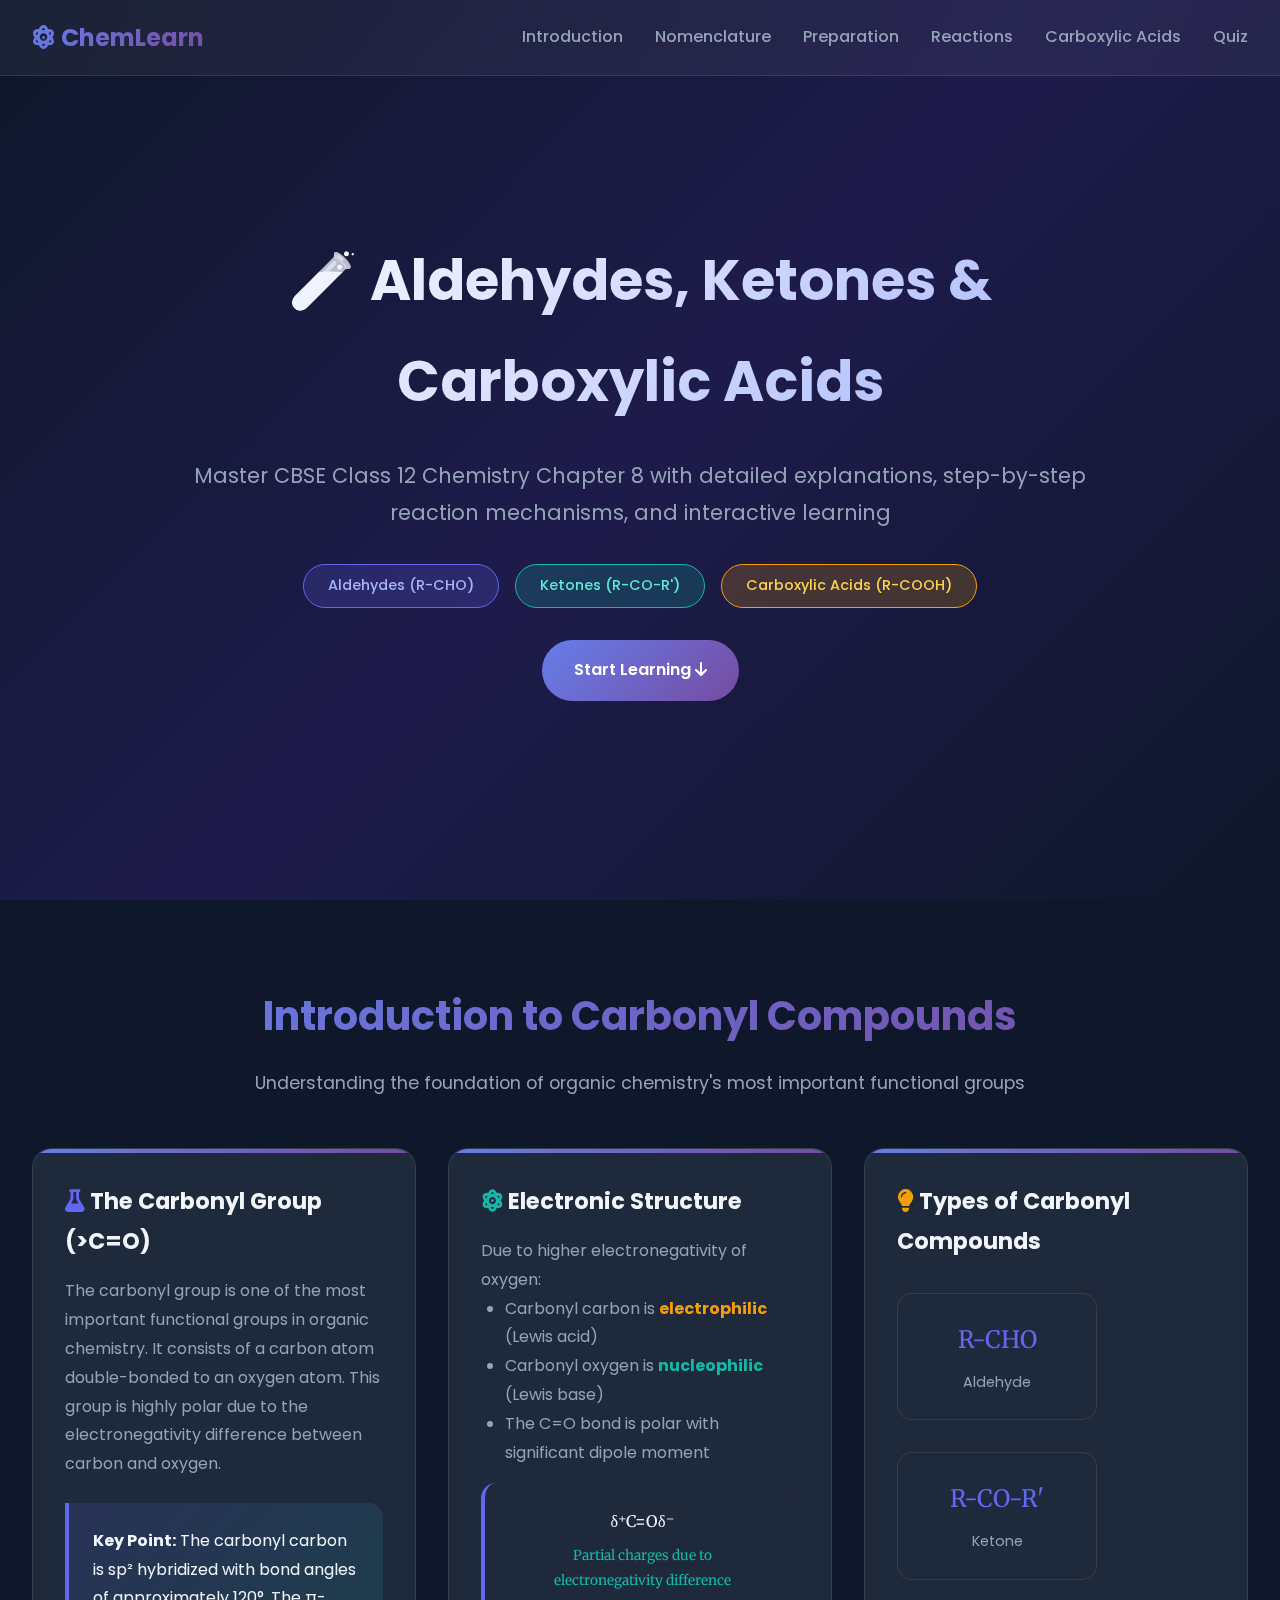
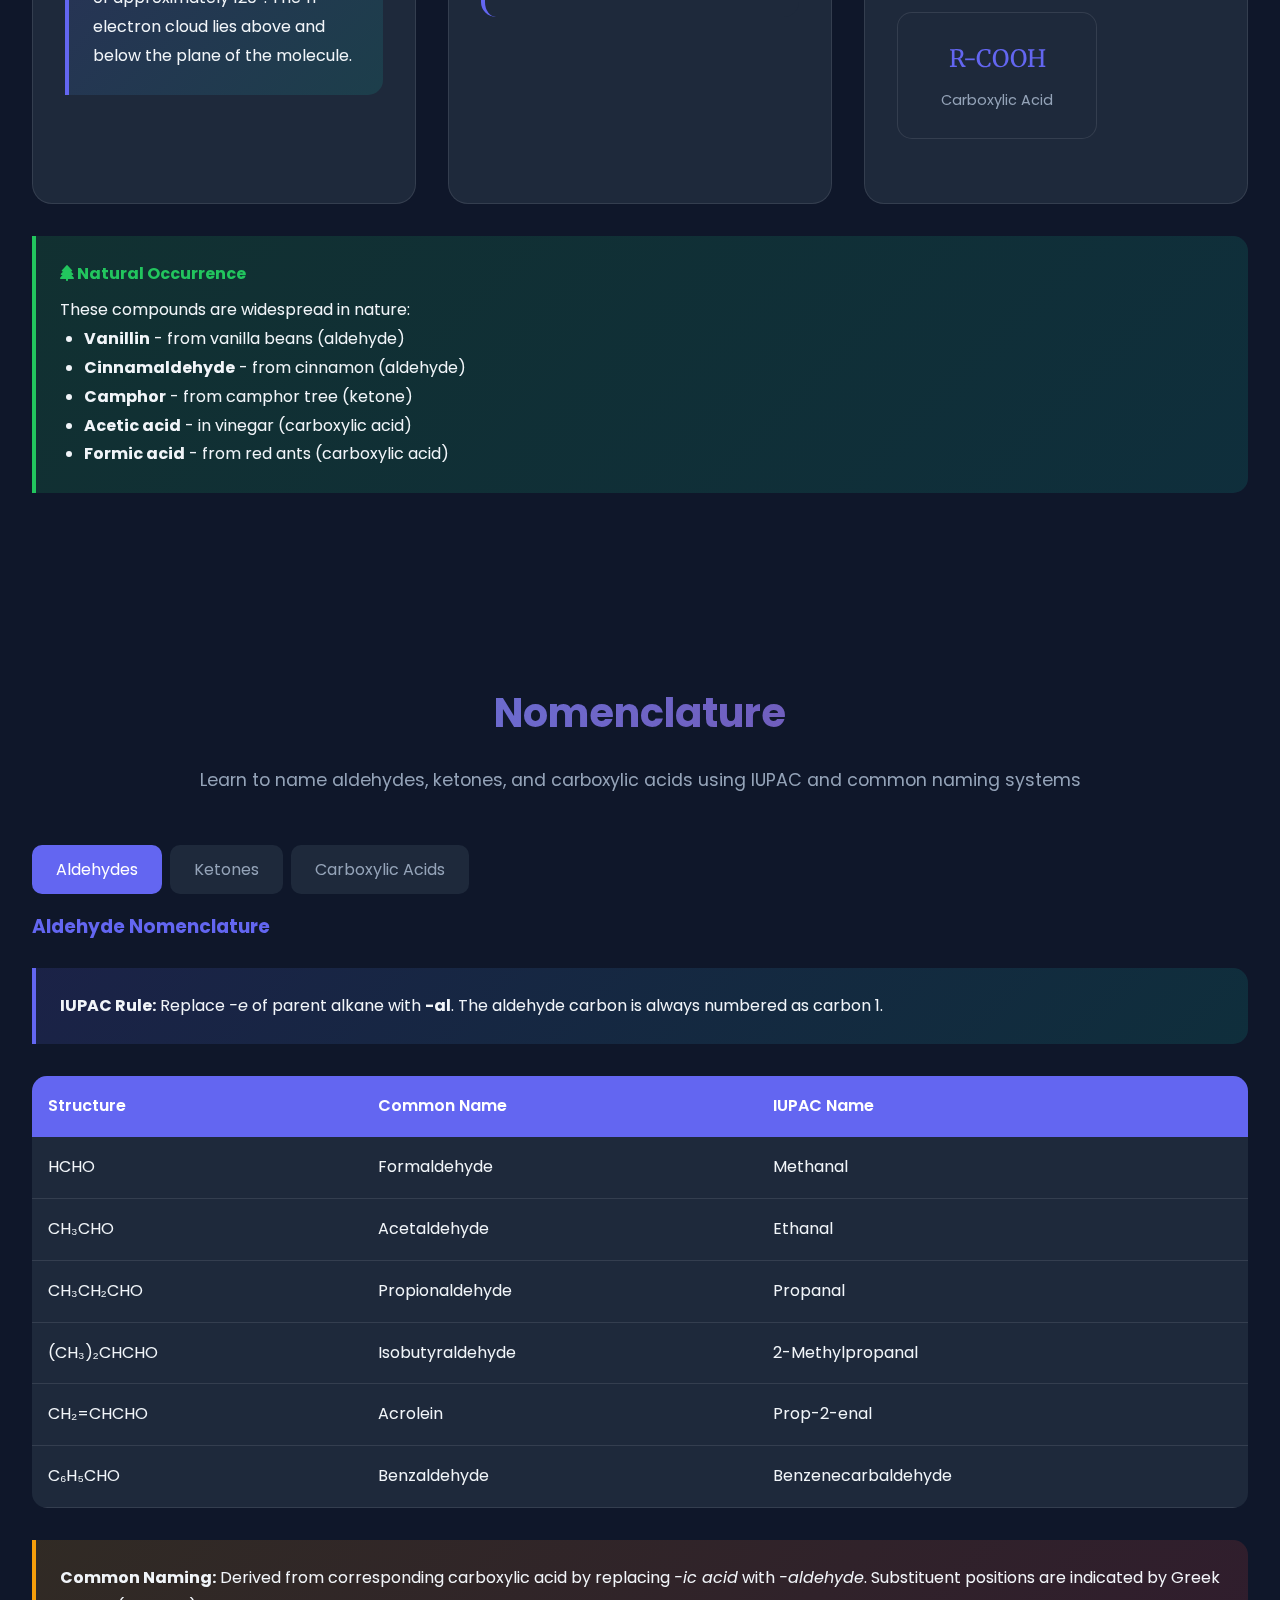
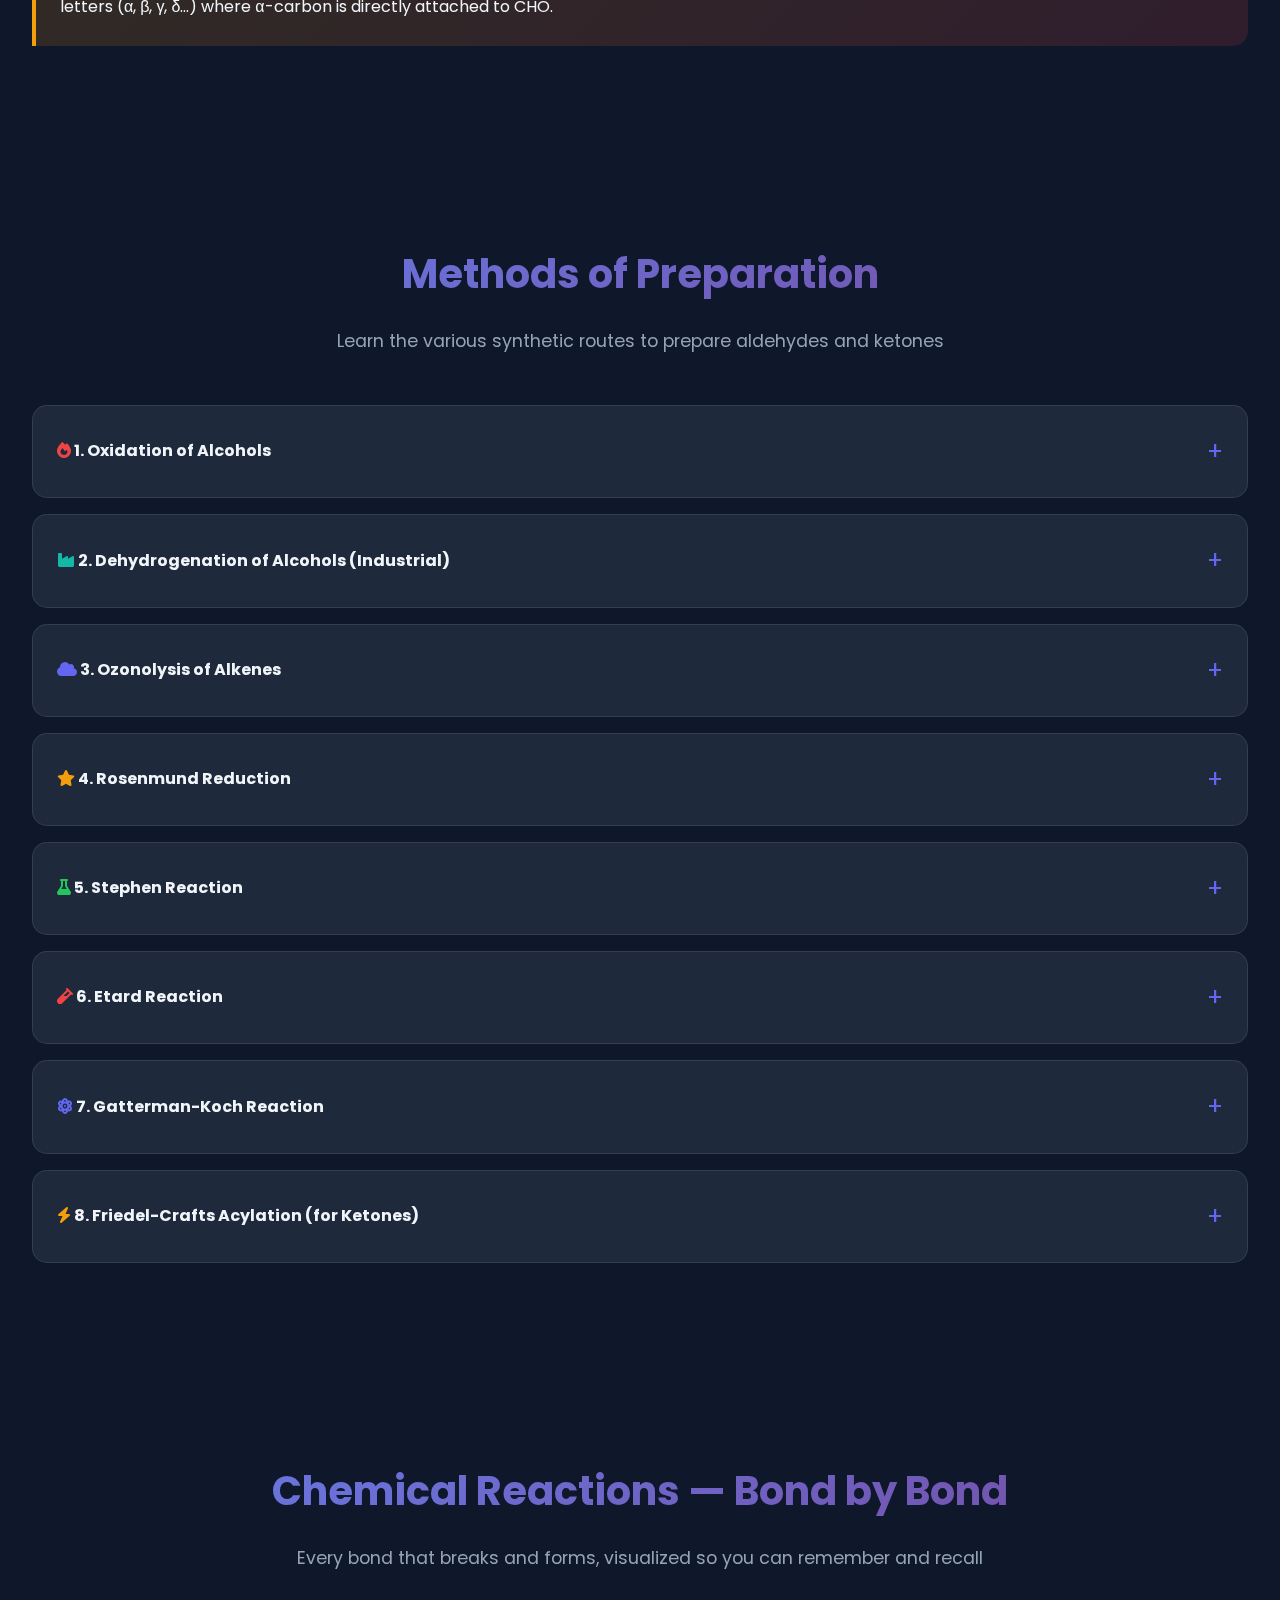
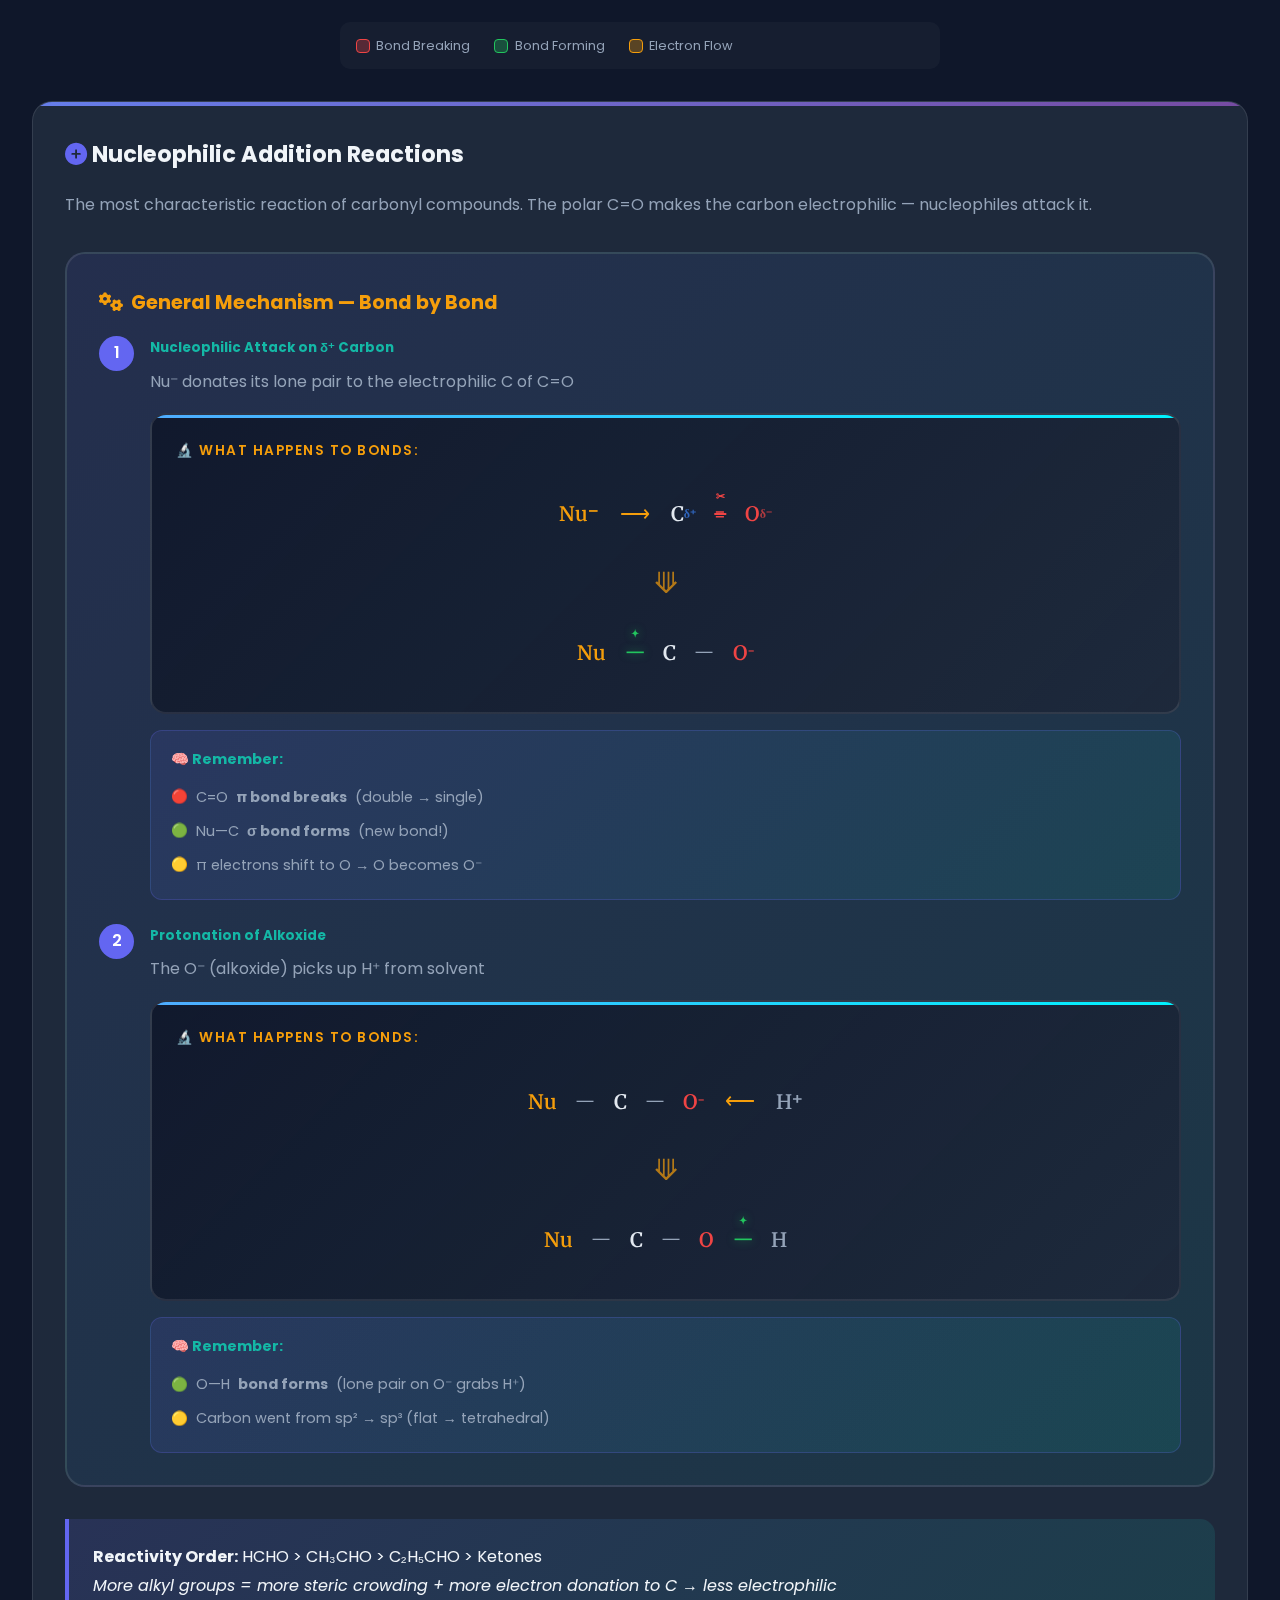
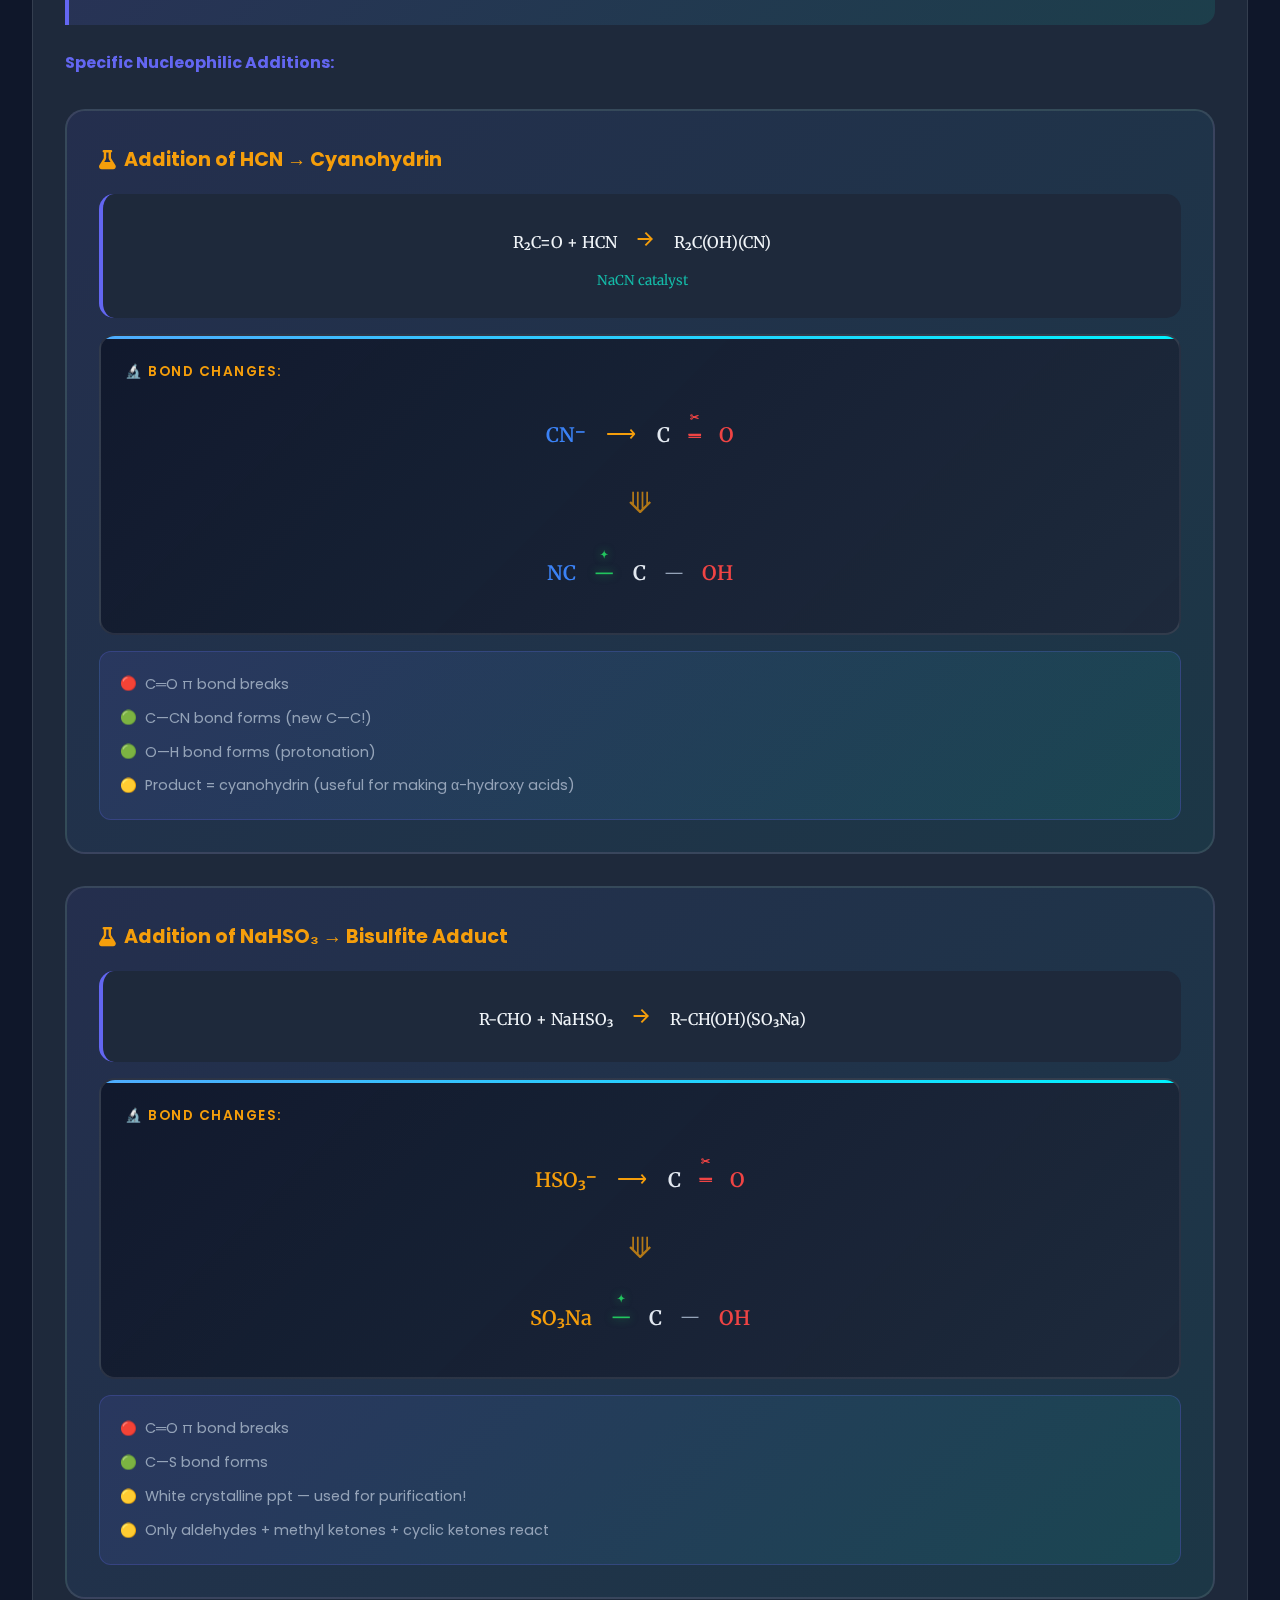
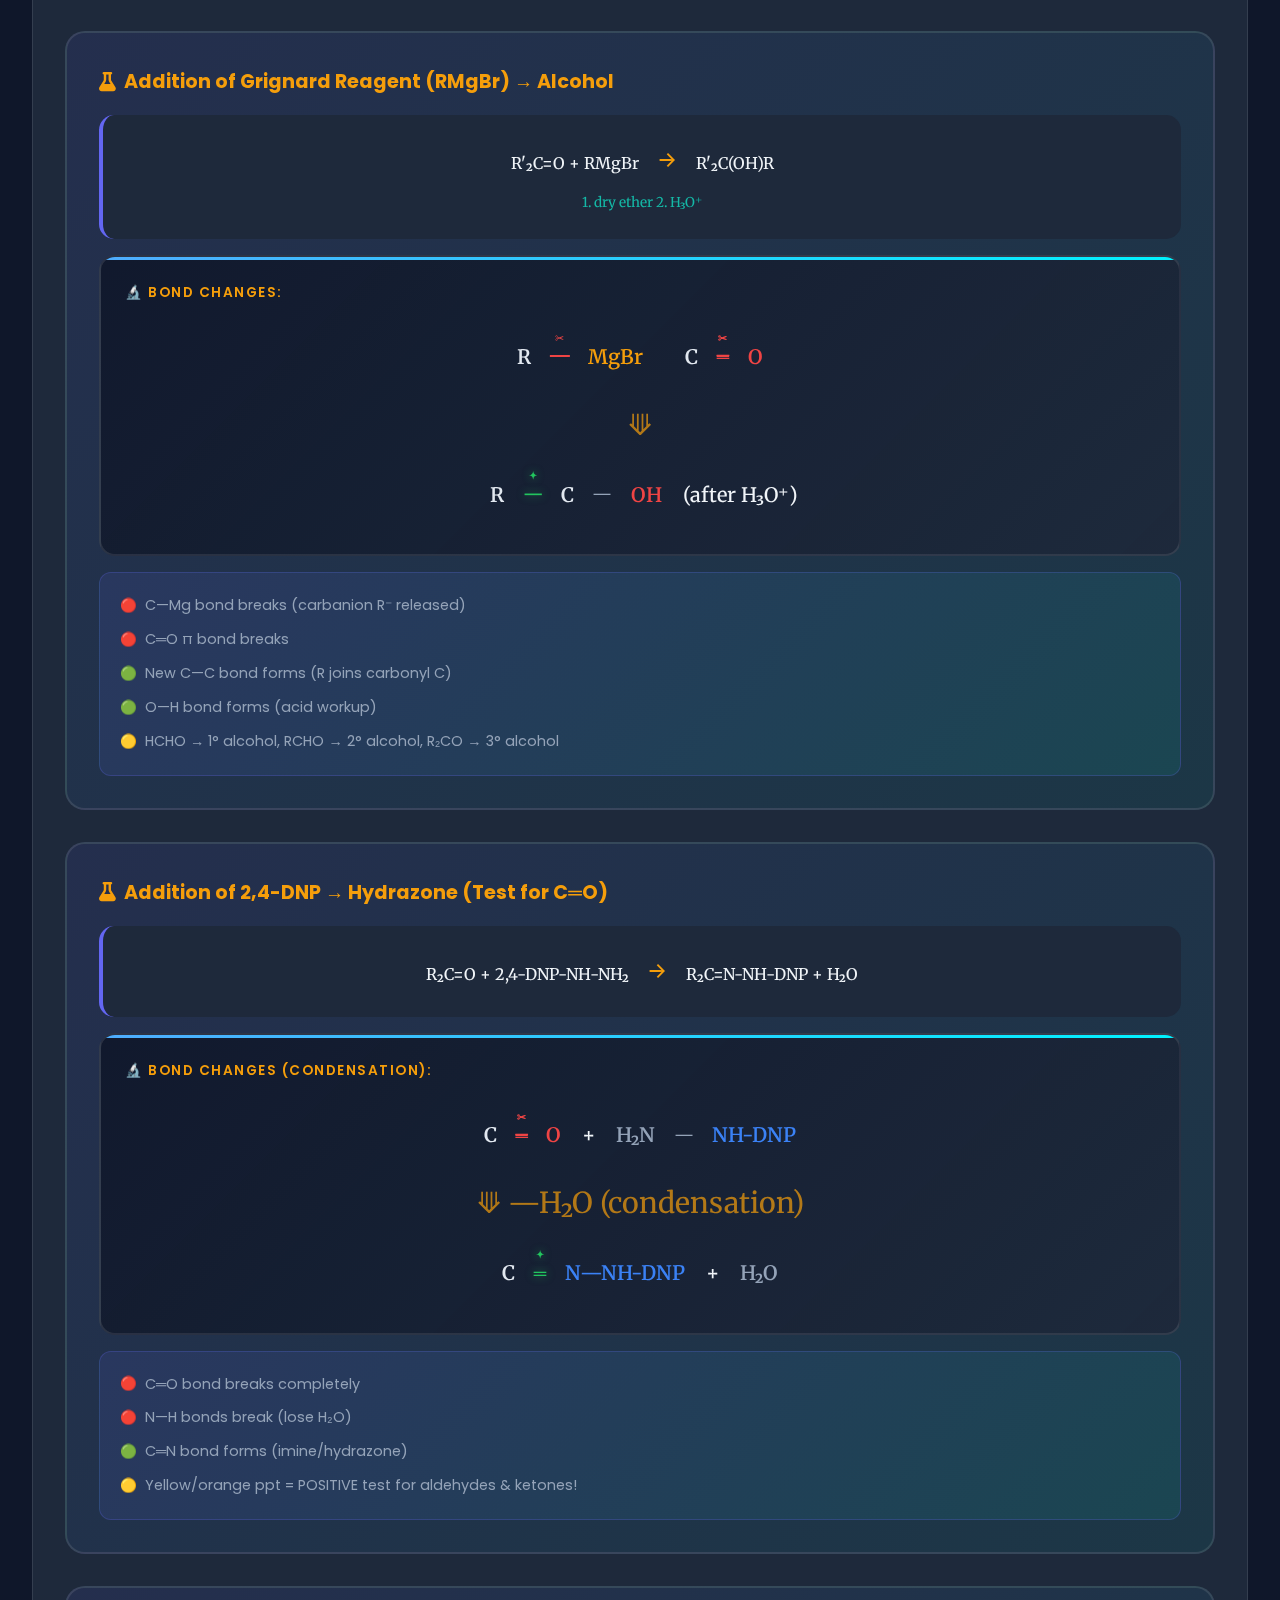
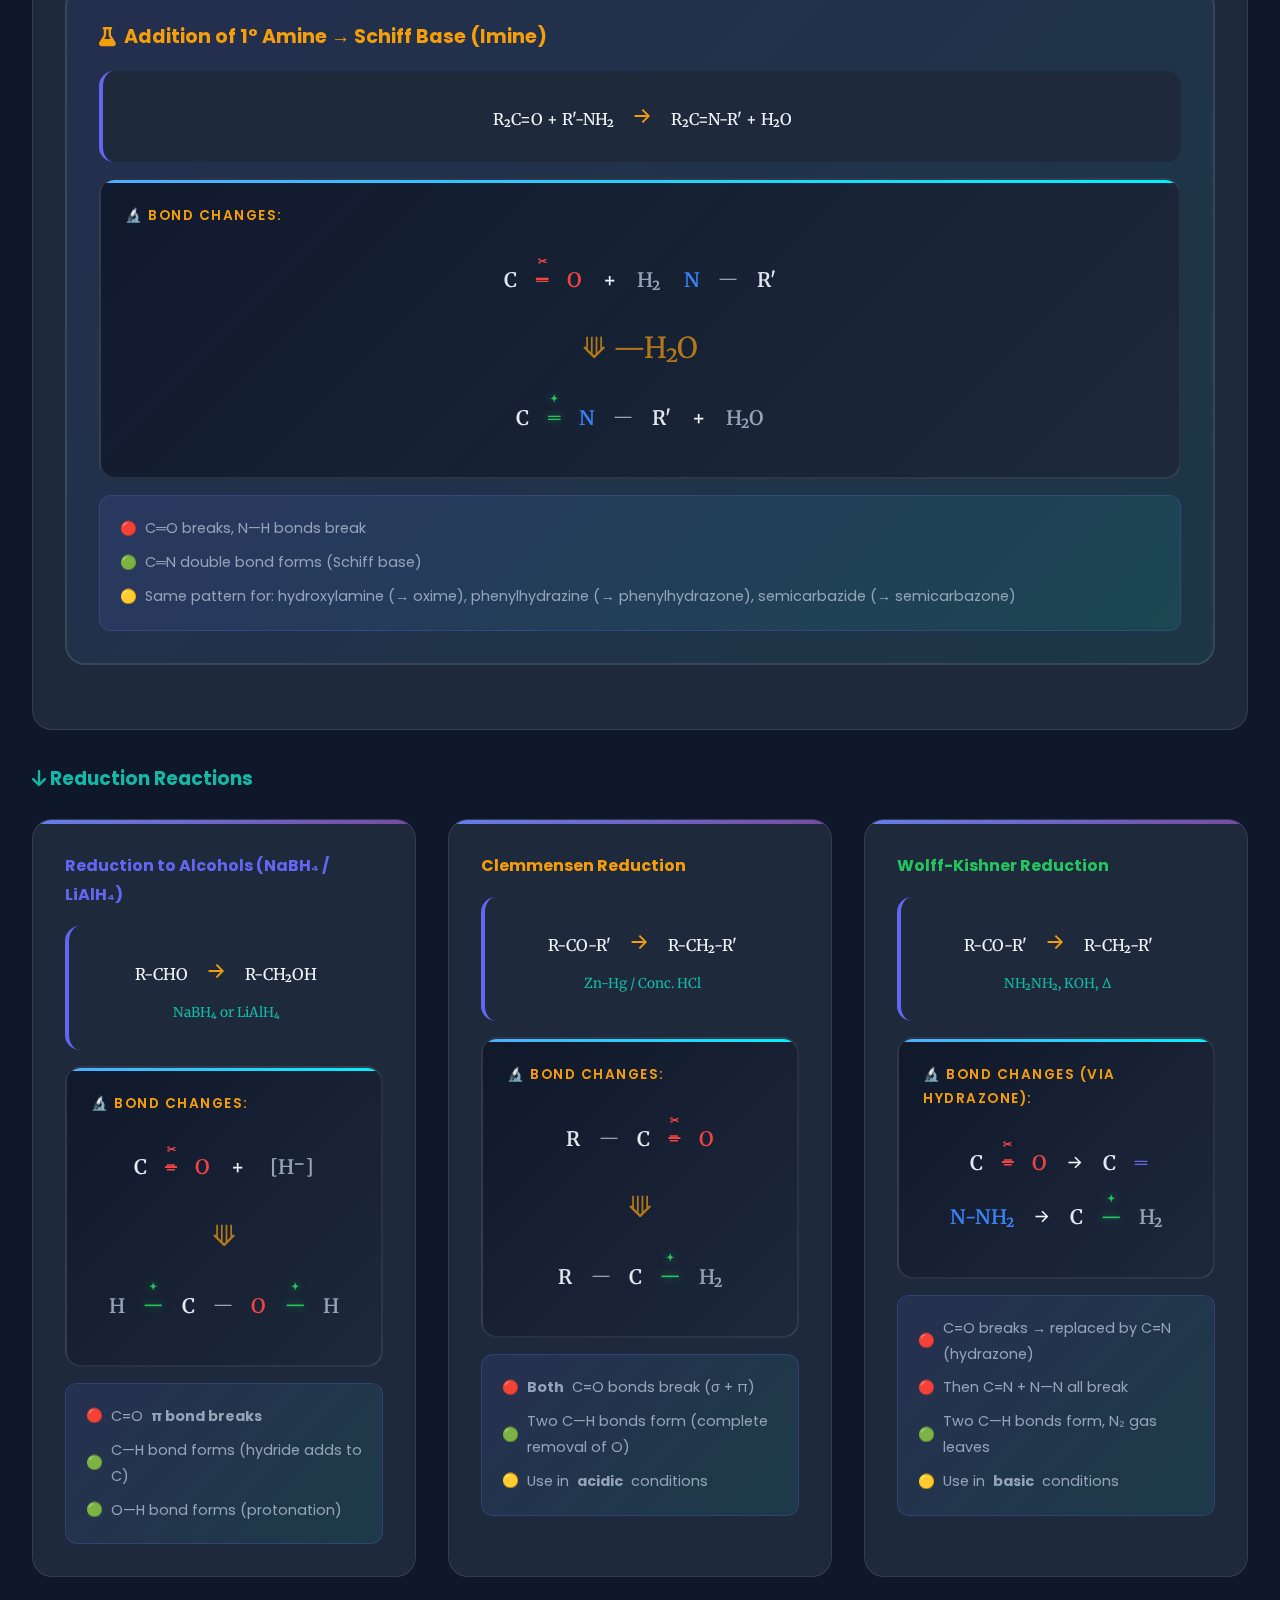
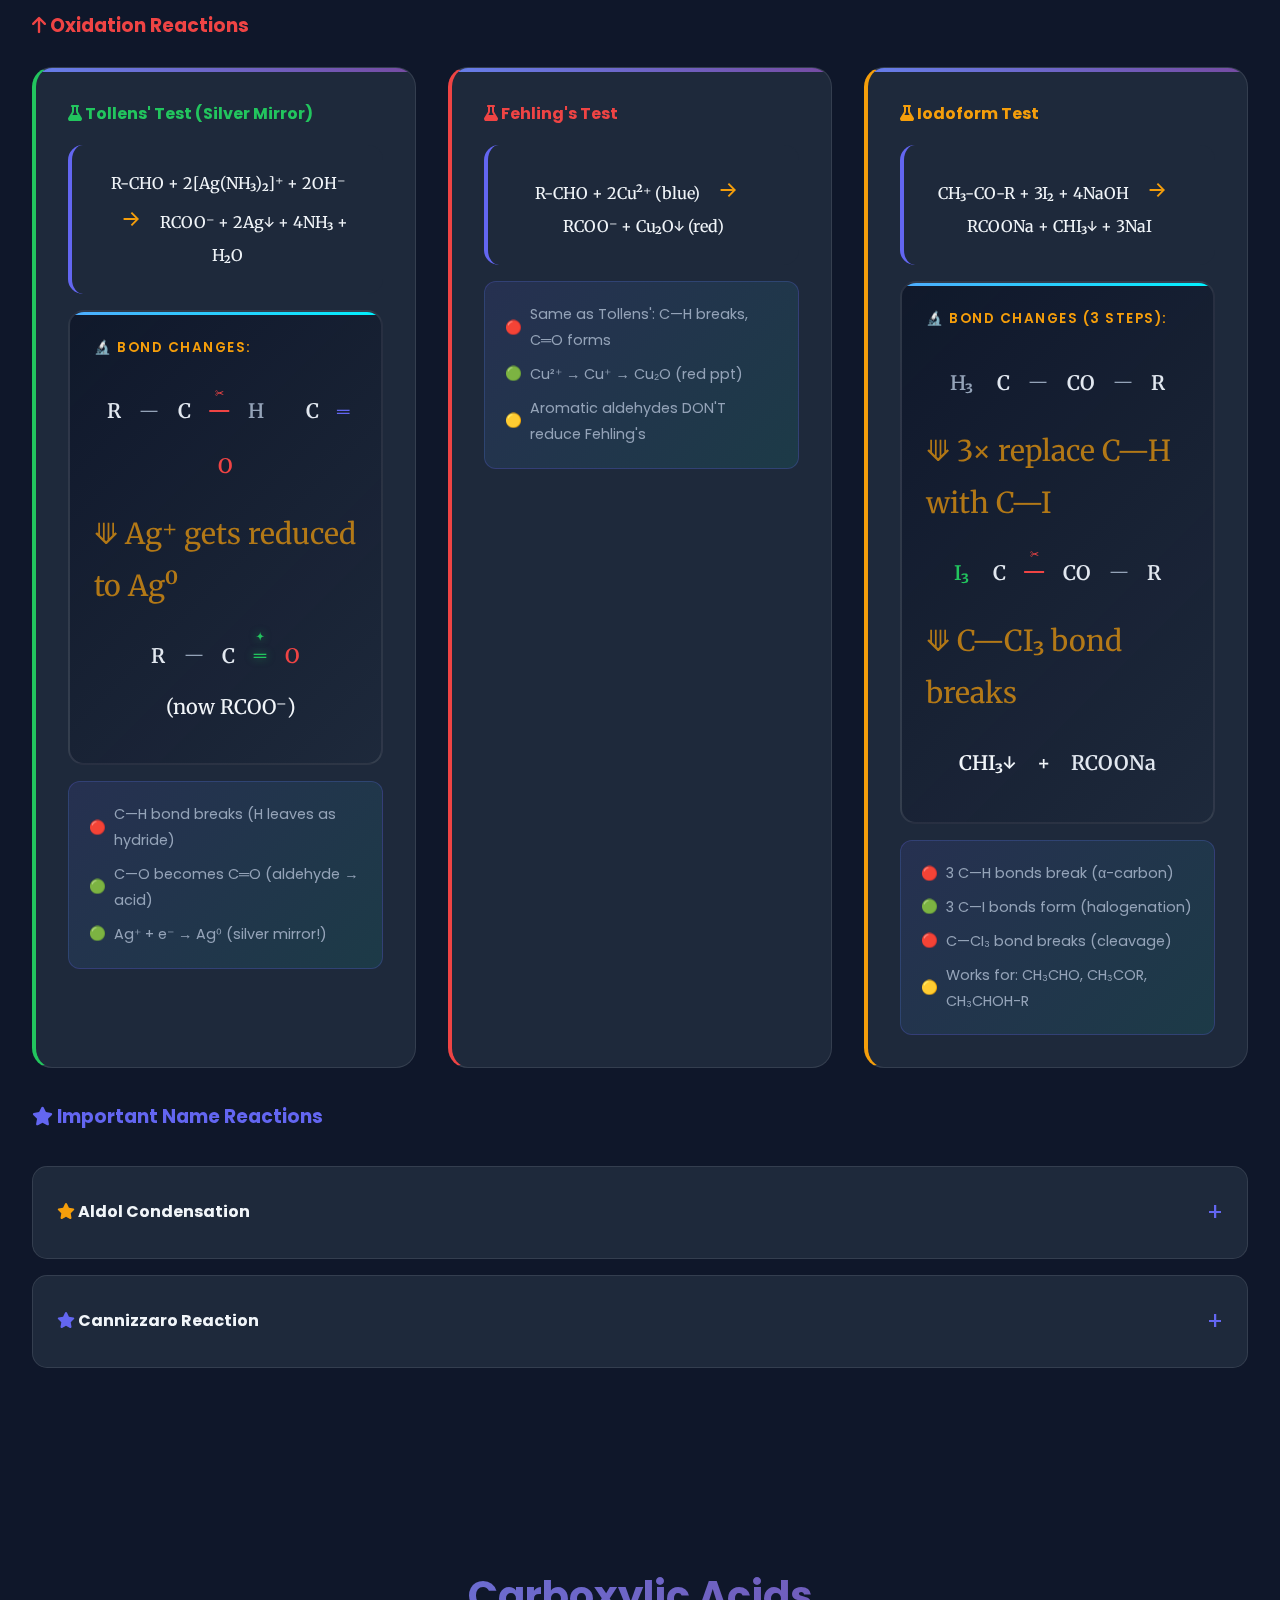
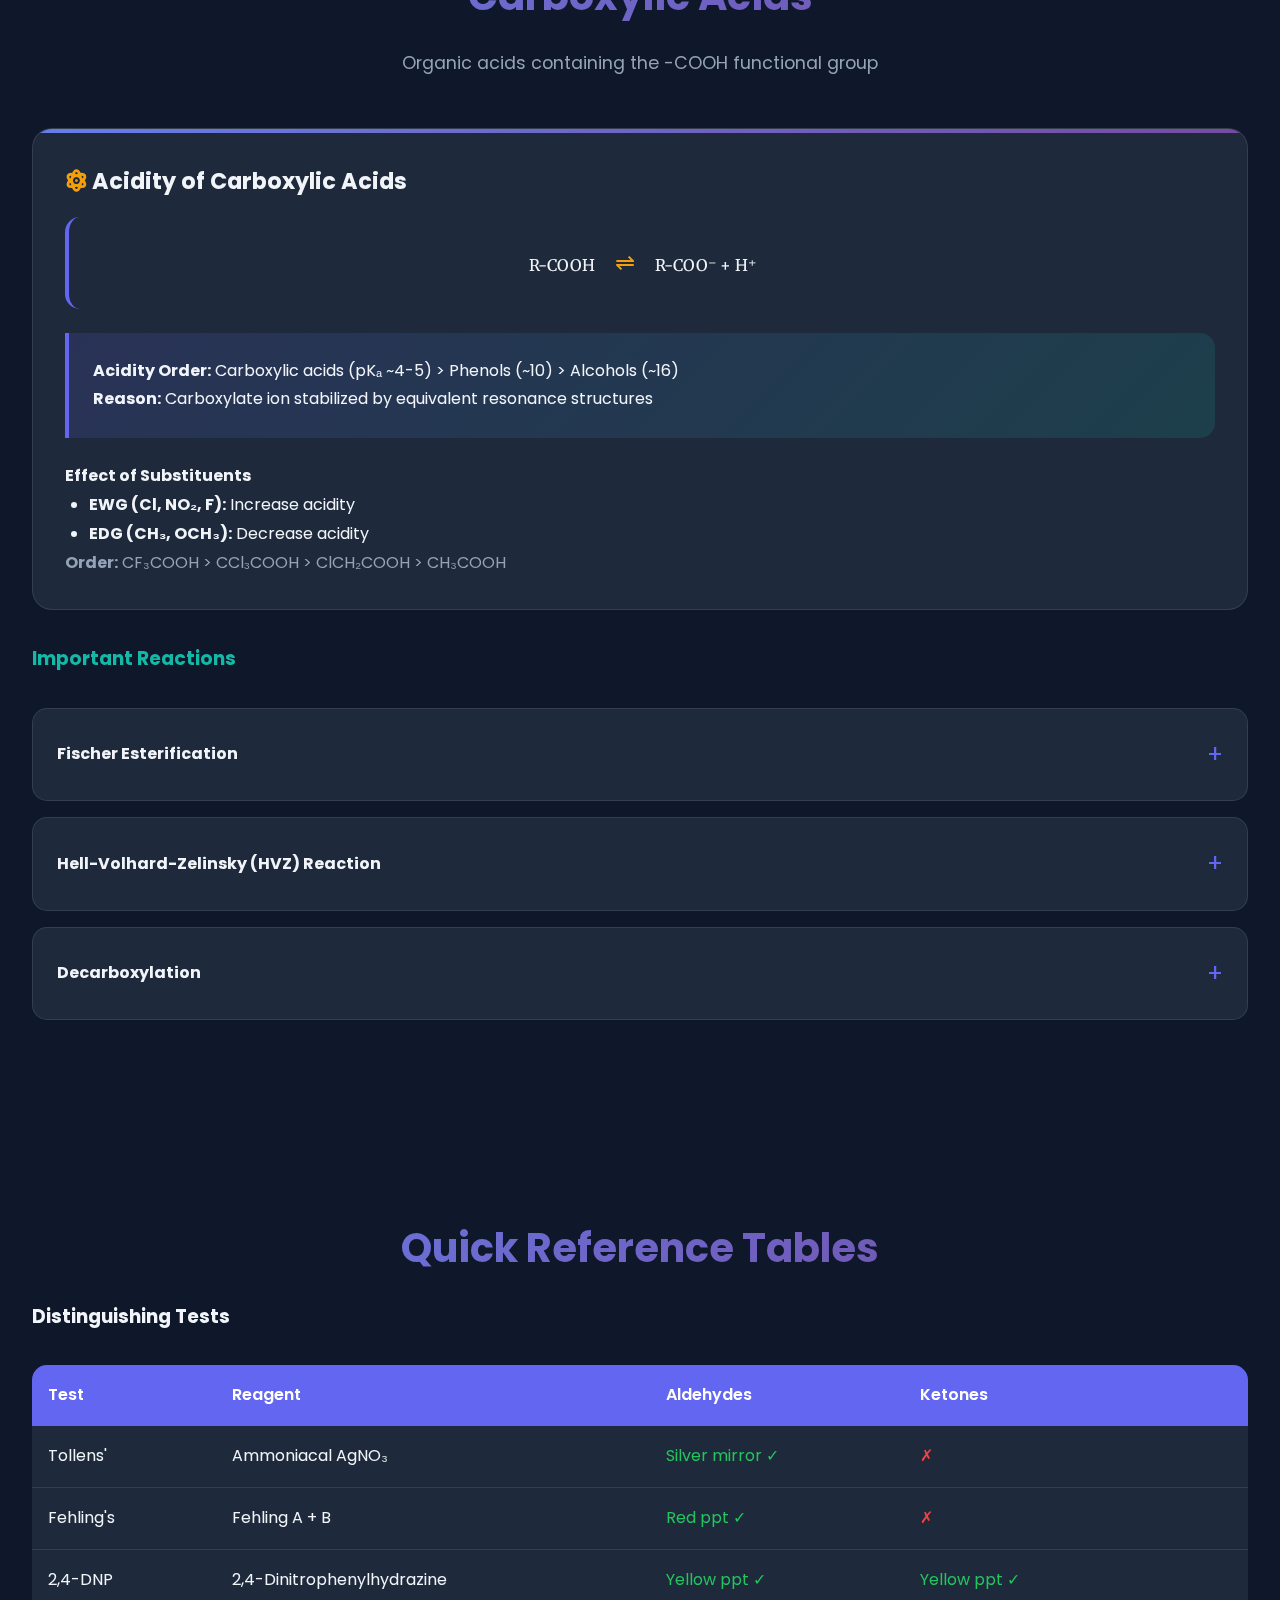
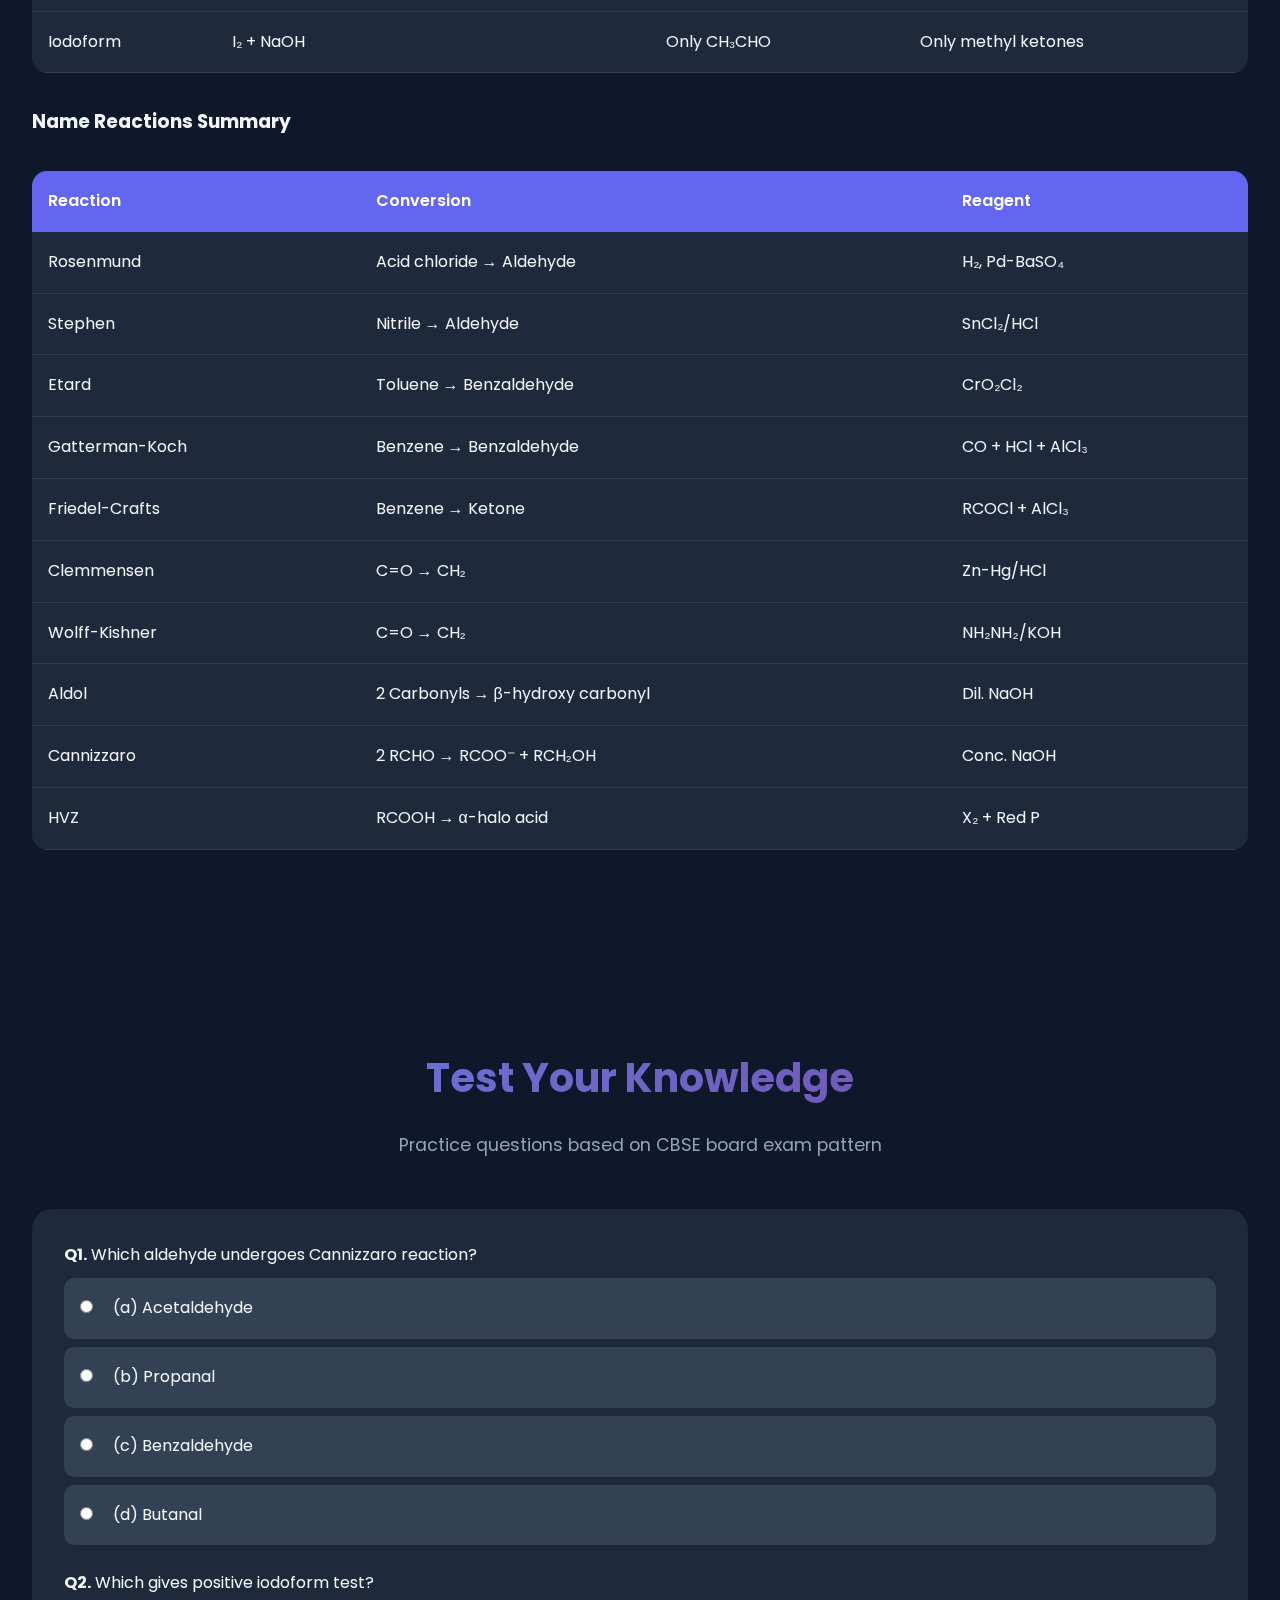
<file: index.html>
<!DOCTYPE html>
<html lang="en">

<head>
    <meta charset="UTF-8">
    <meta name="viewport" content="width=device-width, initial-scale=1.0">
    <title>Aldehydes, Ketones & Carboxylic Acids | CBSE Class 12 Chemistry</title>
    <meta name="description"
        content="Complete CBSE Class 12 Chemistry - Chapter 8: Aldehydes, Ketones and Carboxylic Acids with step-by-step reaction mechanisms">
    <link rel="stylesheet" href="styles.css">
    <link rel="stylesheet" href="https://cdnjs.cloudflare.com/ajax/libs/font-awesome/6.4.0/css/all.min.css">
</head>

<body>
    <div class="progress-bar" id="progressBar"></div>
    <div class="bg-animation"></div>

    <!-- Header -->
    <header>
        <div class="header-content">
            <div class="logo"><i class="fas fa-atom"></i> ChemLearn</div>
            <button class="mobile-nav-toggle" onclick="toggleNav()"><i class="fas fa-bars"></i></button>
            <nav>
                <ul id="navMenu">
                    <li><a href="#introduction">Introduction</a></li>
                    <li><a href="#nomenclature">Nomenclature</a></li>
                    <li><a href="#preparation">Preparation</a></li>
                    <li><a href="#reactions">Reactions</a></li>
                    <li><a href="#carboxylic">Carboxylic Acids</a></li>
                    <li><a href="#quiz">Quiz</a></li>
                </ul>
            </nav>
        </div>
    </header>

    <!-- Hero Section -->
    <section class="hero">
        <div class="hero-content">
            <h1>🧪 Aldehydes, Ketones & Carboxylic Acids</h1>
            <p>Master CBSE Class 12 Chemistry Chapter 8 with detailed explanations, step-by-step reaction mechanisms,
                and interactive learning</p>
            <div class="hero-badges">
                <span class="badge badge-aldehyde">Aldehydes (R-CHO)</span>
                <span class="badge badge-ketone">Ketones (R-CO-R')</span>
                <span class="badge badge-acid">Carboxylic Acids (R-COOH)</span>
            </div>
            <a href="#introduction" class="btn-primary"
                style="display: inline-block; padding: 1rem 2rem; background: var(--gradient-1); color: white; text-decoration: none; border-radius: 50px; font-weight: 600;">Start
                Learning <i class="fas fa-arrow-down"></i></a>
        </div>
    </section>

    <!-- Introduction Section -->
    <section class="section" id="introduction">
        <h2 class="section-title">Introduction to Carbonyl Compounds</h2>
        <p class="section-subtitle">Understanding the foundation of organic chemistry's most important functional groups
        </p>

        <div class="card-grid">
            <div class="card">
                <h3><i class="fas fa-flask" style="color: var(--primary);"></i> The Carbonyl Group (>C=O)</h3>
                <p>The carbonyl group is one of the most important functional groups in organic chemistry. It consists
                    of a carbon atom double-bonded to an oxygen atom. This group is highly polar due to the
                    electronegativity difference between carbon and oxygen.</p>
                <div class="highlight-box info">
                    <strong>Key Point:</strong> The carbonyl carbon is sp² hybridized with bond angles of approximately
                    120°. The π-electron cloud lies above and below the plane of the molecule.
                </div>
            </div>

            <div class="card">
                <h3><i class="fas fa-atom" style="color: var(--secondary);"></i> Electronic Structure</h3>
                <p>Due to higher electronegativity of oxygen:</p>
                <ul style="margin-left: 1.5rem; color: var(--text-secondary);">
                    <li>Carbonyl carbon is <strong style="color: var(--accent);">electrophilic</strong> (Lewis acid)
                    </li>
                    <li>Carbonyl oxygen is <strong style="color: var(--secondary);">nucleophilic</strong> (Lewis base)
                    </li>
                    <li>The C=O bond is polar with significant dipole moment</li>
                </ul>
                <div class="equation">
                    <span class="formula">δ⁺C=Oδ⁻</span>
                    <span class="conditions">Partial charges due to electronegativity difference</span>
                </div>
            </div>

            <div class="card">
                <h3><i class="fas fa-lightbulb" style="color: var(--accent);"></i> Types of Carbonyl Compounds</h3>
                <div class="structure-container" style="justify-content: flex-start;">
                    <div class="structure-item">
                        <div class="formula">R-CHO</div>
                        <div class="name">Aldehyde</div>
                    </div>
                    <div class="structure-item">
                        <div class="formula">R-CO-R'</div>
                        <div class="name">Ketone</div>
                    </div>
                    <div class="structure-item">
                        <div class="formula">R-COOH</div>
                        <div class="name">Carboxylic Acid</div>
                    </div>
                </div>
            </div>
        </div>

        <div class="highlight-box success" style="margin-top: 2rem;">
            <h4 style="color: var(--success); margin-bottom: 0.5rem;"><i class="fas fa-tree"></i> Natural Occurrence
            </h4>
            <p>These compounds are widespread in nature:</p>
            <ul style="margin-left: 1.5rem;">
                <li><strong>Vanillin</strong> - from vanilla beans (aldehyde)</li>
                <li><strong>Cinnamaldehyde</strong> - from cinnamon (aldehyde)</li>
                <li><strong>Camphor</strong> - from camphor tree (ketone)</li>
                <li><strong>Acetic acid</strong> - in vinegar (carboxylic acid)</li>
                <li><strong>Formic acid</strong> - from red ants (carboxylic acid)</li>
            </ul>
        </div>
    </section>

    <!-- Nomenclature Section -->
    <section class="section" id="nomenclature">
        <h2 class="section-title">Nomenclature</h2>
        <p class="section-subtitle">Learn to name aldehydes, ketones, and carboxylic acids using IUPAC and common naming
            systems</p>

        <div class="tabs">
            <div class="tab-buttons">
                <button class="tab-btn active" onclick="openTab(event, 'aldehydeNaming')">Aldehydes</button>
                <button class="tab-btn" onclick="openTab(event, 'ketoneNaming')">Ketones</button>
                <button class="tab-btn" onclick="openTab(event, 'acidNaming')">Carboxylic Acids</button>
            </div>

            <div id="aldehydeNaming" class="tab-content active">
                <h3 style="color: var(--primary); margin-bottom: 1rem;">Aldehyde Nomenclature</h3>

                <div class="highlight-box info">
                    <strong>IUPAC Rule:</strong> Replace <em>-e</em> of parent alkane with <strong>-al</strong>. The
                    aldehyde carbon is always numbered as carbon 1.
                </div>

                <table class="data-table">
                    <thead>
                        <tr>
                            <th>Structure</th>
                            <th>Common Name</th>
                            <th>IUPAC Name</th>
                        </tr>
                    </thead>
                    <tbody>
                        <tr>
                            <td>HCHO</td>
                            <td>Formaldehyde</td>
                            <td>Methanal</td>
                        </tr>
                        <tr>
                            <td>CH₃CHO</td>
                            <td>Acetaldehyde</td>
                            <td>Ethanal</td>
                        </tr>
                        <tr>
                            <td>CH₃CH₂CHO</td>
                            <td>Propionaldehyde</td>
                            <td>Propanal</td>
                        </tr>
                        <tr>
                            <td>(CH₃)₂CHCHO</td>
                            <td>Isobutyraldehyde</td>
                            <td>2-Methylpropanal</td>
                        </tr>
                        <tr>
                            <td>CH₂=CHCHO</td>
                            <td>Acrolein</td>
                            <td>Prop-2-enal</td>
                        </tr>
                        <tr>
                            <td>C₆H₅CHO</td>
                            <td>Benzaldehyde</td>
                            <td>Benzenecarbaldehyde</td>
                        </tr>
                    </tbody>
                </table>

                <div class="highlight-box">
                    <strong>Common Naming:</strong> Derived from corresponding carboxylic acid by replacing <em>-ic
                        acid</em> with <em>-aldehyde</em>. Substituent positions are indicated by Greek letters (α, β,
                    γ, δ...) where α-carbon is directly attached to CHO.
                </div>
            </div>

            <div id="ketoneNaming" class="tab-content">
                <h3 style="color: var(--secondary); margin-bottom: 1rem;">Ketone Nomenclature</h3>

                <div class="highlight-box info">
                    <strong>IUPAC Rule:</strong> Replace <em>-e</em> of parent alkane with <strong>-one</strong>.
                    Numbering starts from the end nearer to the carbonyl group.
                </div>

                <table class="data-table">
                    <thead>
                        <tr>
                            <th>Structure</th>
                            <th>Common Name</th>
                            <th>IUPAC Name</th>
                        </tr>
                    </thead>
                    <tbody>
                        <tr>
                            <td>CH₃COCH₃</td>
                            <td>Acetone / Dimethyl ketone</td>
                            <td>Propan-2-one</td>
                        </tr>
                        <tr>
                            <td>CH₃COCH₂CH₃</td>
                            <td>Ethyl methyl ketone</td>
                            <td>Butan-2-one</td>
                        </tr>
                        <tr>
                            <td>CH₃COCH₂CH₂CH₃</td>
                            <td>Methyl n-propyl ketone</td>
                            <td>Pentan-2-one</td>
                        </tr>
                        <tr>
                            <td>(CH₃)₂CHCOCH(CH₃)₂</td>
                            <td>Diisopropyl ketone</td>
                            <td>2,4-Dimethylpentan-3-one</td>
                        </tr>
                        <tr>
                            <td>C₆H₅COCH₃</td>
                            <td>Acetophenone</td>
                            <td>1-Phenylethan-1-one</td>
                        </tr>
                        <tr>
                            <td>C₆H₅COC₆H₅</td>
                            <td>Benzophenone</td>
                            <td>Diphenylmethanone</td>
                        </tr>
                    </tbody>
                </table>

                <div class="highlight-box">
                    <strong>Common Naming:</strong> Name both alkyl/aryl groups attached to carbonyl followed by
                    "ketone". Substituent positions indicated by α, α', β, β' etc.
                </div>
            </div>

            <div id="acidNaming" class="tab-content">
                <h3 style="color: var(--accent); margin-bottom: 1rem;">Carboxylic Acid Nomenclature</h3>

                <div class="highlight-box info">
                    <strong>IUPAC Rule:</strong> Replace <em>-e</em> of parent alkane with <strong>-oic acid</strong>.
                    The carboxyl carbon is always numbered as carbon 1.
                </div>

                <table class="data-table">
                    <thead>
                        <tr>
                            <th>Structure</th>
                            <th>Common Name</th>
                            <th>IUPAC Name</th>
                            <th>Source</th>
                        </tr>
                    </thead>
                    <tbody>
                        <tr>
                            <td>HCOOH</td>
                            <td>Formic acid</td>
                            <td>Methanoic acid</td>
                            <td>Ants (formica)</td>
                        </tr>
                        <tr>
                            <td>CH₃COOH</td>
                            <td>Acetic acid</td>
                            <td>Ethanoic acid</td>
                            <td>Vinegar (acetum)</td>
                        </tr>
                        <tr>
                            <td>CH₃CH₂COOH</td>
                            <td>Propionic acid</td>
                            <td>Propanoic acid</td>
                            <td>Dairy products</td>
                        </tr>
                        <tr>
                            <td>CH₃(CH₂)₂COOH</td>
                            <td>Butyric acid</td>
                            <td>Butanoic acid</td>
                            <td>Rancid butter</td>
                        </tr>
                        <tr>
                            <td>C₆H₅COOH</td>
                            <td>Benzoic acid</td>
                            <td>Benzenecarboxylic acid</td>
                            <td>Benzoin resin</td>
                        </tr>
                        <tr>
                            <td>HOOC-COOH</td>
                            <td>Oxalic acid</td>
                            <td>Ethanedioic acid</td>
                            <td>Wood sorrel</td>
                        </tr>
                    </tbody>
                </table>

                <div class="highlight-box success">
                    <strong>Fatty Acids:</strong> Higher carboxylic acids (C₁₂-C₁₈) are called fatty acids as they occur
                    in natural fats as esters of glycerol. Examples: Lauric acid (C₁₂), Palmitic acid (C₁₆), Stearic
                    acid (C₁₈).
                </div>
            </div>
        </div>
    </section>

    <!-- Preparation Methods Section -->
    <section class="section" id="preparation">
        <h2 class="section-title">Methods of Preparation</h2>
        <p class="section-subtitle">Learn the various synthetic routes to prepare aldehydes and ketones</p>

        <div class="accordion">
            <!-- Method 1: Oxidation of Alcohols -->
            <div class="accordion-item">
                <div class="accordion-header" onclick="toggleAccordion(this)">
                    <h4><i class="fas fa-fire" style="color: var(--danger);"></i> 1. Oxidation of Alcohols</h4>
                    <span class="accordion-icon">+</span>
                </div>
                <div class="accordion-content">
                    <p>Primary alcohols give aldehydes, secondary alcohols give ketones.</p>

                    <div class="mechanism-box">
                        <h4><i class="fas fa-cogs"></i> Reaction with PCC (Pyridinium Chlorochromate)</h4>
                        <div class="equation">
                            <span class="reactants">R-CH₂OH</span>
                            <span class="arrow">→</span>
                            <span class="products">R-CHO + H₂O</span>
                            <span class="conditions">PCC / CH₂Cl₂</span>
                        </div>
                        <div class="bond-diagram">
                            <div class="bond-diagram-title">🔬 Bond changes in oxidation:</div>
                            <div class="bond-row">
                                <span class="atom atom-c">R—C</span>
                                <span class="bond bond-single bond-break">—</span>
                                <span class="atom atom-h">H</span>
                                &nbsp;&nbsp;
                                <span class="atom atom-o">O</span>
                                <span class="bond bond-single bond-break">—</span>
                                <span class="atom atom-h">H</span>
                            </div>
                            <div class="stage-arrow">⟱ lose 2H (oxidation)</div>
                            <div class="bond-row">
                                <span class="atom atom-c">R—C</span>
                                <span class="bond bond-double bond-form">═</span>
                                <span class="atom atom-o">O</span>
                                &nbsp;+&nbsp;
                                <span class="atom atom-h">H₂O</span>
                            </div>
                        </div>
                        <div class="bond-summary">
                            <ul>
                                <li class="breaks">C—H bond breaks (on carbon bearing OH)</li>
                                <li class="breaks">O—H bond breaks</li>
                                <li class="forms">C═O π bond forms (aldehyde!)</li>
                                <li class="moves">Cr(VI) → Cr(III) — oxidant gets reduced</li>
                            </ul>
                        </div>

                        <div class="equation">
                            <span class="reactants">R-CHOH-R'</span>
                            <span class="arrow">→</span>
                            <span class="products">R-CO-R' + H₂O</span>
                            <span class="conditions">CrO₃ / H₂SO₄ (Jones Reagent)</span>
                        </div>
                        <div class="bond-summary">
                            <ul>
                                <li class="breaks">Same pattern: C—H + O—H break</li>
                                <li class="forms">C═O π bond forms (ketone!)</li>
                            </ul>
                        </div>
                    </div>

                    <div class="highlight-box info">
                        <strong>Why PCC?</strong> PCC is a mild oxidizing agent that stops at the aldehyde stage and
                        doesn't further oxidize to carboxylic acid. It works in anhydrous conditions in CH₂Cl₂.
                    </div>
                </div>
            </div>

            <!-- Method 2: Dehydrogenation -->
            <div class="accordion-item">
                <div class="accordion-header" onclick="toggleAccordion(this)">
                    <h4><i class="fas fa-industry" style="color: var(--secondary);"></i> 2. Dehydrogenation of Alcohols
                        (Industrial)</h4>
                    <span class="accordion-icon">+</span>
                </div>
                <div class="accordion-content">
                    <p>Industrial method: Alcohol vapors passed over heavy metal catalysts at high temperature.</p>

                    <div class="equation">
                        <span class="reactants">R-CH₂OH</span>
                        <span class="arrow">→</span>
                        <span class="products">R-CHO + H₂↑</span>
                        <span class="conditions">Cu or Ag, 573 K</span>
                    </div>
                    <div class="bond-diagram">
                        <div class="bond-diagram-title">🔬 Bond changes:</div>
                        <div class="bond-row">
                            <span class="atom atom-c">R—C</span>
                            <span class="bond bond-single bond-break">—</span>
                            <span class="atom atom-h">H</span>
                            &nbsp;&nbsp;
                            <span class="atom atom-o">O</span>
                            <span class="bond bond-single bond-break">—</span>
                            <span class="atom atom-h">H</span>
                        </div>
                        <div class="stage-arrow">⟱ H₂ leaves as gas</div>
                        <div class="bond-row">
                            <span class="atom atom-c">R—C</span>
                            <span class="bond bond-double bond-form">═</span>
                            <span class="atom atom-o">O</span>
                            &nbsp;+&nbsp;
                            <span class="atom atom-h">H—H↑</span>
                        </div>
                    </div>
                    <div class="bond-summary">
                        <ul>
                            <li class="breaks">C—H bond breaks (α-hydrogen)</li>
                            <li class="breaks">O—H bond breaks</li>
                            <li class="forms">C═O π bond forms</li>
                            <li class="forms">H—H bond forms (H₂ gas evolved)</li>
                            <li class="moves">De-hydrogen-ation = removal of H₂!</li>
                        </ul>
                    </div>

                    <div class="highlight-box">
                        <strong>Catalyst Used:</strong> Copper (Cu) or Silver (Ag) at 300°C.
                    </div>
                </div>
            </div>

            <!-- Method 3: Ozonolysis -->
            <div class="accordion-item">
                <div class="accordion-header" onclick="toggleAccordion(this)">
                    <h4><i class="fas fa-cloud" style="color: var(--primary);"></i> 3. Ozonolysis of Alkenes</h4>
                    <span class="accordion-icon">+</span>
                </div>
                <div class="accordion-content">
                    <p>Alkenes react with ozone to form ozonide, which on reductive workup gives carbonyl compounds.</p>

                    <div class="equation">
                        <span class="reactants">CH₃-CH=CH-CH₃</span>
                        <span class="arrow">→</span>
                        <span class="products">2 CH₃CHO</span>
                        <span class="conditions">1. O₃ 2. Zn/H₂O</span>
                    </div>

                    <div class="mechanism-box">
                        <h4><i class="fas fa-cogs"></i> Mechanism — Bond by Bond</h4>
                        <div class="mechanism-steps">
                            <div class="step">
                                <span class="step-number">1</span>
                                <div class="step-content">
                                    <h5>Ozone adds to C═C ([3+2] cycloaddition)</h5>
                                    <div class="bond-diagram">
                                        <div class="bond-row">
                                            <span class="atom atom-c">C</span>
                                            <span class="bond bond-double bond-break">═</span>
                                            <span class="atom atom-c">C</span>
                                            &nbsp;+&nbsp;
                                            <span class="atom atom-o">O₃</span>
                                        </div>
                                        <div class="stage-arrow">⟱</div>
                                        <div class="bond-row">
                                            <span class="atom atom-c">C</span>
                                            <span class="bond bond-single bond-form">—</span>
                                            <span class="atom atom-o">O—O—O</span>
                                            <span class="bond bond-single bond-form">—</span>
                                            <span class="atom atom-c">C</span>
                                            &nbsp;(molozonide ring)
                                        </div>
                                    </div>
                                    <div class="bond-summary">
                                        <ul>
                                            <li class="breaks">C═C π bond breaks</li>
                                            <li class="forms">2× new C—O bonds form (5-membered ring)</li>
                                        </ul>
                                    </div>
                                </div>
                            </div>
                            <div class="step">
                                <span class="step-number">2</span>
                                <div class="step-content">
                                    <h5>Rearrangement → Ozonide</h5>
                                    <p>Molozonide is unstable → rearranges to ozonide (C—O bonds break and re-form)</p>
                                </div>
                            </div>
                            <div class="step">
                                <span class="step-number">3</span>
                                <div class="step-content">
                                    <h5>Reductive Cleavage (Zn/H₂O)</h5>
                                    <div class="bond-diagram">
                                        <div class="bond-row">
                                            <span class="atom atom-c">C</span>
                                            <span class="bond bond-single bond-break">—</span>
                                            <span class="atom atom-o">O</span>
                                            <span class="bond bond-single bond-break">—</span>
                                            <span class="atom atom-c">C</span>
                                            &nbsp;(ozonide ring)
                                        </div>
                                        <div class="stage-arrow">⟱ Zn reduces — ring breaks open</div>
                                        <div class="bond-row">
                                            <span class="atom atom-c">C</span>
                                            <span class="bond bond-double bond-form">═</span>
                                            <span class="atom atom-o">O</span>
                                            &nbsp;+&nbsp;
                                            <span class="atom atom-o">O</span>
                                            <span class="bond bond-double bond-form">═</span>
                                            <span class="atom atom-c">C</span>
                                        </div>
                                    </div>
                                    <div class="bond-summary">
                                        <ul>
                                            <li class="breaks">Both C—O bonds in ozonide break</li>
                                            <li class="forms">2× C═O bonds form → 2 carbonyl compounds!</li>
                                            <li class="moves">Each carbon gets its own C═O</li>
                                        </ul>
                                    </div>
                                </div>
                            </div>
                        </div>
                    </div>
                </div>
            </div>

            <!-- Method 4: Rosenmund Reduction -->
            <div class="accordion-item">
                <div class="accordion-header" onclick="toggleAccordion(this)">
                    <h4><i class="fas fa-star" style="color: var(--accent);"></i> 4. Rosenmund Reduction</h4>
                    <span class="accordion-icon">+</span>
                </div>
                <div class="accordion-content">
                    <p>Acyl chlorides are selectively reduced to aldehydes using H₂ with poisoned palladium catalyst.
                    </p>

                    <div class="equation">
                        <span class="reactants">R-COCl + H₂</span>
                        <span class="arrow">→</span>
                        <span class="products">R-CHO + HCl</span>
                        <span class="conditions">Pd-BaSO₄ (poisoned with S or quinoline)</span>
                    </div>
                    <div class="bond-diagram">
                        <div class="bond-diagram-title">🔬 Bond changes:</div>
                        <div class="bond-row">
                            <span class="atom atom-c">R—C(=O)</span>
                            <span class="bond bond-single bond-break">—</span>
                            <span class="atom atom-halogen">Cl</span>
                            &nbsp;+&nbsp;
                            <span class="atom atom-h">H</span>
                            <span class="bond bond-single bond-break">—</span>
                            <span class="atom atom-h">H</span>
                        </div>
                        <div class="stage-arrow">⟱</div>
                        <div class="bond-row">
                            <span class="atom atom-c">R—C(=O)</span>
                            <span class="bond bond-single bond-form">—</span>
                            <span class="atom atom-h">H</span>
                            &nbsp;+&nbsp;
                            <span class="atom atom-h">H</span>
                            <span class="bond bond-single bond-form">—</span>
                            <span class="atom atom-halogen">Cl</span>
                        </div>
                    </div>
                    <div class="bond-summary">
                        <ul>
                            <li class="breaks">C—Cl bond breaks</li>
                            <li class="breaks">H—H bond breaks</li>
                            <li class="forms">C—H bond forms (→ aldehyde!)</li>
                            <li class="forms">H—Cl bond forms</li>
                            <li class="moves">Cl replaced by H — selective partial reduction</li>
                        </ul>
                    </div>

                    <div class="highlight-box info">
                        <strong>Why poisoned catalyst?</strong> The catalyst is partially deactivated (poisoned) with
                        sulfur or quinoline to prevent over-reduction of aldehyde to alcohol.
                    </div>

                    <div class="highlight-box">
                        <strong>Note:</strong> Formaldehyde (HCHO) cannot be prepared by this method as HCOCl is
                        unstable.
                    </div>
                </div>
            </div>

            <!-- Method 5: Stephen Reaction -->
            <div class="accordion-item">
                <div class="accordion-header" onclick="toggleAccordion(this)">
                    <h4><i class="fas fa-flask" style="color: var(--success);"></i> 5. Stephen Reaction</h4>
                    <span class="accordion-icon">+</span>
                </div>
                <div class="accordion-content">
                    <p>Nitriles are reduced to aldehydes via imine intermediate.</p>

                    <div class="equation">
                        <span class="reactants">R-C≡N</span>
                        <span class="arrow">→</span>
                        <span class="products">[R-CH=NH]⁺Cl⁻</span>
                        <span class="arrow">→</span>
                        <span class="products">R-CHO</span>
                        <span class="conditions">1. SnCl₂/HCl 2. H₃O⁺</span>
                    </div>

                    <div class="mechanism-box">
                        <h4><i class="fas fa-cogs"></i> Mechanism — Bond by Bond</h4>
                        <div class="mechanism-steps">
                            <div class="step">
                                <span class="step-number">1</span>
                                <div class="step-content">
                                    <h5>Reduction to Imine (SnCl₂/HCl)</h5>
                                    <div class="bond-diagram">
                                        <div class="bond-row">
                                            <span class="atom atom-c">R—C</span>
                                            <span class="bond bond-double bond-break">≡</span>
                                            <span class="atom atom-n">N</span>
                                            &nbsp;+ 2[H]
                                        </div>
                                        <div class="stage-arrow">⟱ add 2H across C≡N</div>
                                        <div class="bond-row">
                                            <span class="atom atom-c">R—C</span>
                                            <span class="bond bond-single bond-form">—</span>
                                            <span class="atom atom-h">H</span>
                                            &nbsp;
                                            <span class="bond bond-double">═</span>
                                            <span class="atom atom-n">NH</span>
                                            &nbsp;(imine)
                                        </div>
                                    </div>
                                    <div class="bond-summary">
                                        <ul>
                                            <li class="breaks">C≡N triple bond → C═N double bond (one π breaks)</li>
                                            <li class="forms">C—H bond forms</li>
                                            <li class="forms">N—H bond forms</li>
                                        </ul>
                                    </div>
                                </div>
                            </div>
                            <div class="step">
                                <span class="step-number">2</span>
                                <div class="step-content">
                                    <h5>Hydrolysis of Imine → Aldehyde</h5>
                                    <div class="bond-diagram">
                                        <div class="bond-row">
                                            <span class="atom atom-c">R—CH</span>
                                            <span class="bond bond-double bond-break">═</span>
                                            <span class="atom atom-n">NH</span>
                                            &nbsp;+ H₂O
                                        </div>
                                        <div class="stage-arrow">⟱ N replaced by O</div>
                                        <div class="bond-row">
                                            <span class="atom atom-c">R—CH</span>
                                            <span class="bond bond-double bond-form">═</span>
                                            <span class="atom atom-o">O</span>
                                            &nbsp;+&nbsp;
                                            <span class="atom atom-n">NH₃</span>
                                        </div>
                                    </div>
                                    <div class="bond-summary">
                                        <ul>
                                            <li class="breaks">C═N bond breaks completely</li>
                                            <li class="forms">C═O bond forms (→ aldehyde!)</li>
                                            <li class="moves">NH₃ released as by-product</li>
                                        </ul>
                                    </div>
                                </div>
                            </div>
                        </div>
                    </div>
                </div>
            </div>

            <!-- Method 6: Etard Reaction -->
            <div class="accordion-item">
                <div class="accordion-header" onclick="toggleAccordion(this)">
                    <h4><i class="fas fa-vial" style="color: var(--danger);"></i> 6. Etard Reaction</h4>
                    <span class="accordion-icon">+</span>
                </div>
                <div class="accordion-content">
                    <p>Oxidation of methyl group in toluene to benzaldehyde using chromyl chloride.</p>

                    <div class="equation">
                        <span class="reactants">C₆H₅-CH₃ + CrO₂Cl₂</span>
                        <span class="arrow">→</span>
                        <span class="products">[Complex]</span>
                        <span class="arrow">→</span>
                        <span class="products">C₆H₅-CHO</span>
                        <span class="conditions">1. CS₂ 2. H₃O⁺</span>
                    </div>
                    <div class="bond-diagram">
                        <div class="bond-diagram-title">🔬 Bond changes:</div>
                        <div class="bond-row">
                            <span class="atom atom-c">C₆H₅—CH₃</span>
                            &nbsp;→&nbsp;
                            <span class="atom atom-c">C₆H₅—CH</span>
                            <span class="bond bond-double bond-form">═</span>
                            <span class="atom atom-o">O</span>
                        </div>
                    </div>
                    <div class="bond-summary">
                        <ul>
                            <li class="breaks">2× C—H bonds break (from —CH₃)</li>
                            <li class="forms">C═O π bond forms</li>
                            <li class="moves">Cr(VI) acts as oxidant → Cr(III)</li>
                            <li class="moves">Stops at aldehyde (doesn’t over-oxidize)</li>
                        </ul>
                    </div>

                    <div class="highlight-box info">
                        <strong>Chromyl chloride (CrO₂Cl₂)</strong> oxidizes the -CH₃ group to form a brown chromium
                        complex. Hydrolysis of this complex yields the aldehyde.
                    </div>
                </div>
            </div>

            <!-- Method 7: Gatterman-Koch Reaction -->
            <div class="accordion-item">
                <div class="accordion-header" onclick="toggleAccordion(this)">
                    <h4><i class="fas fa-atom" style="color: var(--primary);"></i> 7. Gatterman-Koch Reaction</h4>
                    <span class="accordion-icon">+</span>
                </div>
                <div class="accordion-content">
                    <p>Direct formylation of benzene to produce benzaldehyde.</p>

                    <div class="equation">
                        <span class="reactants">C₆H₆ + CO + HCl</span>
                        <span class="arrow">→</span>
                        <span class="products">C₆H₅-CHO</span>
                        <span class="conditions">Anhydrous AlCl₃/CuCl</span>
                    </div>

                    <div class="mechanism-box">
                        <h4><i class="fas fa-cogs"></i> Mechanism — Bond by Bond (EAS)</h4>
                        <div class="mechanism-steps">
                            <div class="step">
                                <span class="step-number">1</span>
                                <div class="step-content">
                                    <h5>Formyl Cation Generation</h5>
                                    <div class="bond-diagram">
                                        <div class="bond-row">
                                            <span class="atom atom-c">CO</span>
                                            &nbsp;+&nbsp;
                                            <span class="atom atom-h">H</span>
                                            <span class="bond bond-single bond-break">—</span>
                                            <span class="atom atom-halogen">Cl</span>
                                            &nbsp;+&nbsp;
                                            <span class="atom atom-c">AlCl₃</span>
                                        </div>
                                        <div class="stage-arrow">⟱</div>
                                        <div class="bond-row">
                                            <span class="atom atom-accent">[H—C═O]⁺</span>
                                            &nbsp;+&nbsp;
                                            <span class="atom atom-halogen">[AlCl₄]⁻</span>
                                        </div>
                                    </div>
                                    <div class="bond-summary">
                                        <ul>
                                            <li class="breaks">H—Cl bond breaks</li>
                                            <li class="forms">C—H bond forms in formyl cation</li>
                                        </ul>
                                    </div>
                                </div>
                            </div>
                            <div class="step">
                                <span class="step-number">2</span>
                                <div class="step-content">
                                    <h5>Electrophilic Attack on Benzene</h5>
                                    <div class="bond-diagram">
                                        <div class="bond-row">
                                            <span class="atom atom-accent">[CHO]⁺</span>
                                            <span class="e-flow">⟶</span>
                                            <span class="atom atom-c">C₆H₆</span>
                                            &nbsp;(π cloud)
                                        </div>
                                        <div class="stage-arrow">⟱</div>
                                        <div class="bond-row">
                                            <span class="atom atom-c">C₆H₅</span>
                                            <span class="bond bond-single bond-form">—</span>
                                            <span class="atom atom-c">CHO</span>
                                            &nbsp;(σ-complex)
                                        </div>
                                    </div>
                                    <div class="bond-summary">
                                        <ul>
                                            <li class="breaks">C═C aromaticity temporarily lost</li>
                                            <li class="forms">New C—C bond forms (ring to CHO)</li>
                                        </ul>
                                    </div>
                                </div>
                            </div>
                            <div class="step">
                                <span class="step-number">3</span>
                                <div class="step-content">
                                    <h5>Deprotonation → Benzaldehyde</h5>
                                    <div class="bond-summary">
                                        <ul>
                                            <li class="breaks">C—H bond breaks (ring H leaves as H⁺)</li>
                                            <li class="forms">Aromaticity restored!</li>
                                            <li class="moves">AlCl₃ regenerated as catalyst</li>
                                        </ul>
                                    </div>
                                </div>
                            </div>
                        </div>
                    </div>
                </div>
            </div>

            <!-- Method 8: Friedel-Crafts Acylation -->
            <div class="accordion-item">
                <div class="accordion-header" onclick="toggleAccordion(this)">
                    <h4><i class="fas fa-bolt" style="color: var(--accent);"></i> 8. Friedel-Crafts Acylation (for
                        Ketones)</h4>
                    <span class="accordion-icon">+</span>
                </div>
                <div class="accordion-content">
                    <p>Aromatic ketones are prepared by treating benzene with acyl chlorides in presence of Lewis acid.
                    </p>

                    <div class="equation">
                        <span class="reactants">C₆H₆ + R-COCl</span>
                        <span class="arrow">→</span>
                        <span class="products">C₆H₅-CO-R + HCl</span>
                        <span class="conditions">Anhydrous AlCl₃</span>
                    </div>

                    <div class="mechanism-box">
                        <h4><i class="fas fa-cogs"></i> Mechanism — Bond by Bond (EAS)</h4>
                        <div class="mechanism-steps">
                            <div class="step">
                                <span class="step-number">1</span>
                                <div class="step-content">
                                    <h5>Acylium Ion Formation</h5>
                                    <div class="bond-diagram">
                                        <div class="bond-row">
                                            <span class="atom atom-c">R—CO</span>
                                            <span class="bond bond-single bond-break">—</span>
                                            <span class="atom atom-halogen">Cl</span>
                                            &nbsp;+&nbsp;
                                            <span class="atom atom-c">AlCl₃</span>
                                        </div>
                                        <div class="stage-arrow">⟱</div>
                                        <div class="bond-row">
                                            <span class="atom atom-accent">[R—C≡O]⁺</span>
                                            &nbsp;+&nbsp;
                                            <span class="atom atom-halogen">[AlCl₄]⁻</span>
                                        </div>
                                    </div>
                                    <div class="bond-summary">
                                        <ul>
                                            <li class="breaks">C—Cl bond breaks (Lewis acid pulls Cl)</li>
                                            <li class="forms">Acylium ion formed (resonance-stabilized!)</li>
                                        </ul>
                                    </div>
                                </div>
                            </div>
                            <div class="step">
                                <span class="step-number">2</span>
                                <div class="step-content">
                                    <h5>Electrophilic Attack on Benzene</h5>
                                    <div class="bond-diagram">
                                        <div class="bond-row">
                                            <span class="atom atom-accent">[RCO]⁺</span>
                                            <span class="e-flow">⟶</span>
                                            <span class="atom atom-c">C₆H₆</span>
                                            &nbsp;(π cloud)
                                        </div>
                                        <div class="stage-arrow">⟱</div>
                                        <div class="bond-row">
                                            <span class="atom atom-c">C₆H₅</span>
                                            <span class="bond bond-single bond-form">—</span>
                                            <span class="atom atom-c">CO—R</span>
                                            &nbsp;(σ-complex)
                                        </div>
                                    </div>
                                    <div class="bond-summary">
                                        <ul>
                                            <li class="breaks">C═C aromaticity temporarily lost</li>
                                            <li class="forms">New C—C bond forms (ring to acyl)</li>
                                        </ul>
                                    </div>
                                </div>
                            </div>
                            <div class="step">
                                <span class="step-number">3</span>
                                <div class="step-content">
                                    <h5>Deprotonation → Ketone</h5>
                                    <div class="bond-summary">
                                        <ul>
                                            <li class="breaks">C—H bond breaks (ring H leaves as H⁺)</li>
                                            <li class="forms">Aromaticity restored → aromatic ketone!</li>
                                            <li class="moves">AlCl₃ regenerated, no rearrangement!</li>
                                        </ul>
                                    </div>
                                </div>
                            </div>
                        </div>
                    </div>

                    <div class="highlight-box success">
                        <strong>Advantage over Alkylation:</strong> Unlike Friedel-Crafts alkylation, acylation doesn't
                        suffer from carbocation rearrangements because acylium ion is resonance-stabilized.
                    </div>
                </div>
            </div>
        </div>
    </section>

    <!-- Chemical Reactions Section -->
    <section class="section" id="reactions">
        <h2 class="section-title">Chemical Reactions — Bond by Bond</h2>
        <p class="section-subtitle">Every bond that breaks and forms, visualized so you can remember and
            recall</p>

        <!-- Legend -->
        <div class="bond-legend" style="max-width:600px; margin: 0 auto 2rem;">
            <div class="bond-legend-item"><span class="legend-swatch legend-break"></span> Bond Breaking
            </div>
            <div class="bond-legend-item"><span class="legend-swatch legend-form"></span> Bond Forming
            </div>
            <div class="bond-legend-item"><span class="legend-swatch legend-flow"></span> Electron Flow
            </div>
        </div>

        <!-- Nucleophilic Addition -->
        <div class="card" style="margin-bottom: 2rem;">
            <h3><i class="fas fa-plus-circle" style="color: var(--primary);"></i> Nucleophilic Addition
                Reactions</h3>
            <p>The most characteristic reaction of carbonyl compounds. The polar C=O makes the carbon
                electrophilic — nucleophiles attack it.</p>

            <div class="mechanism-box">
                <h4><i class="fas fa-cogs"></i> General Mechanism — Bond by Bond</h4>
                <div class="mechanism-steps">
                    <div class="step">
                        <span class="step-number">1</span>
                        <div class="step-content">
                            <h5>Nucleophilic Attack on δ⁺ Carbon</h5>
                            <p>Nu⁻ donates its lone pair to the electrophilic C of C=O</p>
                            <div class="bond-diagram">
                                <div class="bond-diagram-title">🔬 What happens to bonds:</div>
                                <div class="bond-row">
                                    <span class="atom atom-group">Nu⁻</span>
                                    <span class="e-flow">⟶</span>
                                    <span class="atom atom-c">C<span class="charge charge-partial-pos">δ⁺</span></span>
                                    <span class="bond bond-double bond-break">=</span>
                                    <span class="atom atom-o">O<span class="charge charge-partial-neg">δ⁻</span></span>
                                </div>
                                <div class="stage-arrow">⟱</div>
                                <div class="bond-row">
                                    <span class="atom atom-group">Nu</span>
                                    <span class="bond bond-single bond-form">—</span>
                                    <span class="atom atom-c">C</span>
                                    <span class="bond bond-single">—</span>
                                    <span class="atom atom-o">O<span class="charge charge-neg">⁻</span></span>
                                </div>
                            </div>
                            <div class="bond-summary">
                                <h5>🧠 Remember:</h5>
                                <ul>
                                    <li class="breaks">C=O <strong>π bond breaks</strong> (double →
                                        single)</li>
                                    <li class="forms">Nu—C <strong>σ bond forms</strong> (new bond!)
                                    </li>
                                    <li class="moves">π electrons shift to O → O becomes O⁻</li>
                                </ul>
                            </div>
                        </div>
                    </div>
                    <div class="step">
                        <span class="step-number">2</span>
                        <div class="step-content">
                            <h5>Protonation of Alkoxide</h5>
                            <p>The O⁻ (alkoxide) picks up H⁺ from solvent</p>
                            <div class="bond-diagram">
                                <div class="bond-diagram-title">🔬 What happens to bonds:</div>
                                <div class="bond-row">
                                    <span class="atom atom-group">Nu</span>
                                    <span class="bond bond-single">—</span>
                                    <span class="atom atom-c">C</span>
                                    <span class="bond bond-single">—</span>
                                    <span class="atom atom-o">O<span class="charge charge-neg">⁻</span></span>
                                    <span class="e-flow">⟵</span>
                                    <span class="atom atom-h">H⁺</span>
                                </div>
                                <div class="stage-arrow">⟱</div>
                                <div class="bond-row">
                                    <span class="atom atom-group">Nu</span>
                                    <span class="bond bond-single">—</span>
                                    <span class="atom atom-c">C</span>
                                    <span class="bond bond-single">—</span>
                                    <span class="atom atom-o">O</span>
                                    <span class="bond bond-single bond-form">—</span>
                                    <span class="atom atom-h">H</span>
                                </div>
                            </div>
                            <div class="bond-summary">
                                <h5>🧠 Remember:</h5>
                                <ul>
                                    <li class="forms">O—H <strong>bond forms</strong> (lone pair on O⁻
                                        grabs H⁺)</li>
                                    <li class="moves">Carbon went from sp² → sp³ (flat → tetrahedral)
                                    </li>
                                </ul>
                            </div>
                        </div>
                    </div>
                </div>
            </div>

            <div class="highlight-box info">
                <strong>Reactivity Order:</strong> HCHO > CH₃CHO > C₂H₅CHO > Ketones<br>
                <em>More alkyl groups = more steric crowding + more electron donation to C → less
                    electrophilic</em>
            </div>

            <!-- Specific Nucleophilic Additions -->
            <h4 style="margin-top: 1.5rem; color: var(--primary);">Specific Nucleophilic Additions:</h4>

            <!-- HCN Addition -->
            <div class="mechanism-box">
                <h4><i class="fas fa-flask"></i> Addition of HCN → Cyanohydrin</h4>
                <div class="equation">
                    <span class="reactants">R₂C=O + HCN</span>
                    <span class="arrow">→</span>
                    <span class="products">R₂C(OH)(CN)</span>
                    <span class="conditions">NaCN catalyst</span>
                </div>
                <div class="bond-diagram">
                    <div class="bond-diagram-title">🔬 Bond changes:</div>
                    <div class="bond-row">
                        <span class="atom atom-n">CN⁻</span>
                        <span class="e-flow">⟶</span>
                        <span class="atom atom-c">C</span>
                        <span class="bond bond-double bond-break">═</span>
                        <span class="atom atom-o">O</span>
                    </div>
                    <div class="stage-arrow">⟱</div>
                    <div class="bond-row">
                        <span class="atom atom-n">NC</span>
                        <span class="bond bond-single bond-form">—</span>
                        <span class="atom atom-c">C</span>
                        <span class="bond bond-single">—</span>
                        <span class="atom atom-o">OH</span>
                    </div>
                </div>
                <div class="bond-summary">
                    <ul>
                        <li class="breaks">C═O π bond breaks</li>
                        <li class="forms">C—CN bond forms (new C—C!)</li>
                        <li class="forms">O—H bond forms (protonation)</li>
                        <li class="moves">Product = cyanohydrin (useful for making α-hydroxy acids)</li>
                    </ul>
                </div>
            </div>

            <!-- NaHSO₃ Addition -->
            <div class="mechanism-box">
                <h4><i class="fas fa-flask"></i> Addition of NaHSO₃ → Bisulfite Adduct</h4>
                <div class="equation">
                    <span class="reactants">R-CHO + NaHSO₃</span>
                    <span class="arrow">→</span>
                    <span class="products">R-CH(OH)(SO₃Na)</span>
                </div>
                <div class="bond-diagram">
                    <div class="bond-diagram-title">🔬 Bond changes:</div>
                    <div class="bond-row">
                        <span class="atom atom-group">HSO₃⁻</span>
                        <span class="e-flow">⟶</span>
                        <span class="atom atom-c">C</span>
                        <span class="bond bond-double bond-break">═</span>
                        <span class="atom atom-o">O</span>
                    </div>
                    <div class="stage-arrow">⟱</div>
                    <div class="bond-row">
                        <span class="atom atom-group">SO₃Na</span>
                        <span class="bond bond-single bond-form">—</span>
                        <span class="atom atom-c">C</span>
                        <span class="bond bond-single">—</span>
                        <span class="atom atom-o">OH</span>
                    </div>
                </div>
                <div class="bond-summary">
                    <ul>
                        <li class="breaks">C═O π bond breaks</li>
                        <li class="forms">C—S bond forms</li>
                        <li class="moves">White crystalline ppt — used for purification!</li>
                        <li class="moves">Only aldehydes + methyl ketones + cyclic ketones react</li>
                    </ul>
                </div>
            </div>

            <!-- Grignard Addition -->
            <div class="mechanism-box">
                <h4><i class="fas fa-flask"></i> Addition of Grignard Reagent (RMgBr) → Alcohol</h4>
                <div class="equation">
                    <span class="reactants">R'₂C=O + RMgBr</span>
                    <span class="arrow">→</span>
                    <span class="products">R'₂C(OH)R</span>
                    <span class="conditions">1. dry ether 2. H₃O⁺</span>
                </div>
                <div class="bond-diagram">
                    <div class="bond-diagram-title">🔬 Bond changes:</div>
                    <div class="bond-row">
                        <span class="atom atom-c">R</span>
                        <span class="bond bond-single bond-break">—</span>
                        <span class="atom atom-group">MgBr</span>
                        &nbsp;&nbsp;
                        <span class="atom atom-c">C</span>
                        <span class="bond bond-double bond-break">═</span>
                        <span class="atom atom-o">O</span>
                    </div>
                    <div class="stage-arrow">⟱</div>
                    <div class="bond-row">
                        <span class="atom atom-c">R</span>
                        <span class="bond bond-single bond-form">—</span>
                        <span class="atom atom-c">C</span>
                        <span class="bond bond-single">—</span>
                        <span class="atom atom-o">OH</span>
                        &nbsp;(after H₃O⁺)
                    </div>
                </div>
                <div class="bond-summary">
                    <ul>
                        <li class="breaks">C—Mg bond breaks (carbanion R⁻ released)</li>
                        <li class="breaks">C═O π bond breaks</li>
                        <li class="forms">New C—C bond forms (R joins carbonyl C)</li>
                        <li class="forms">O—H bond forms (acid workup)</li>
                        <li class="moves">HCHO → 1° alcohol, RCHO → 2° alcohol, R₂CO → 3° alcohol</li>
                    </ul>
                </div>
            </div>

            <!-- 2,4-DNP -->
            <div class="mechanism-box">
                <h4><i class="fas fa-flask"></i> Addition of 2,4-DNP → Hydrazone (Test for C═O)</h4>
                <div class="equation">
                    <span class="reactants">R₂C=O + 2,4-DNP-NH-NH₂</span>
                    <span class="arrow">→</span>
                    <span class="products">R₂C=N-NH-DNP + H₂O</span>
                </div>
                <div class="bond-diagram">
                    <div class="bond-diagram-title">🔬 Bond changes (condensation):</div>
                    <div class="bond-row">
                        <span class="atom atom-c">C</span>
                        <span class="bond bond-double bond-break">═</span>
                        <span class="atom atom-o">O</span>
                        &nbsp;+&nbsp;
                        <span class="atom atom-h">H₂N</span>
                        <span class="bond bond-single">—</span>
                        <span class="atom atom-n">NH-DNP</span>
                    </div>
                    <div class="stage-arrow">⟱ —H₂O (condensation)</div>
                    <div class="bond-row">
                        <span class="atom atom-c">C</span>
                        <span class="bond bond-double bond-form">═</span>
                        <span class="atom atom-n">N—NH-DNP</span>
                        &nbsp;+&nbsp;
                        <span class="atom atom-h">H₂O</span>
                    </div>
                </div>
                <div class="bond-summary">
                    <ul>
                        <li class="breaks">C═O bond breaks completely</li>
                        <li class="breaks">N—H bonds break (lose H₂O)</li>
                        <li class="forms">C═N bond forms (imine/hydrazone)</li>
                        <li class="moves">Yellow/orange ppt = POSITIVE test for aldehydes & ketones!
                        </li>
                    </ul>
                </div>
            </div>

            <!-- Schiff Base -->
            <div class="mechanism-box">
                <h4><i class="fas fa-flask"></i> Addition of 1° Amine → Schiff Base (Imine)</h4>
                <div class="equation">
                    <span class="reactants">R₂C=O + R'-NH₂</span>
                    <span class="arrow">→</span>
                    <span class="products">R₂C=N-R' + H₂O</span>
                </div>
                <div class="bond-diagram">
                    <div class="bond-diagram-title">🔬 Bond changes:</div>
                    <div class="bond-row">
                        <span class="atom atom-c">C</span>
                        <span class="bond bond-double bond-break">═</span>
                        <span class="atom atom-o">O</span>
                        &nbsp;+&nbsp;
                        <span class="atom atom-h">H₂</span>
                        <span class="atom atom-n">N</span>
                        <span class="bond bond-single">—</span>
                        <span class="atom atom-c">R'</span>
                    </div>
                    <div class="stage-arrow">⟱ —H₂O</div>
                    <div class="bond-row">
                        <span class="atom atom-c">C</span>
                        <span class="bond bond-double bond-form">═</span>
                        <span class="atom atom-n">N</span>
                        <span class="bond bond-single">—</span>
                        <span class="atom atom-c">R'</span>
                        &nbsp;+&nbsp;
                        <span class="atom atom-h">H₂O</span>
                    </div>
                </div>
                <div class="bond-summary">
                    <ul>
                        <li class="breaks">C═O breaks, N—H bonds break</li>
                        <li class="forms">C═N double bond forms (Schiff base)</li>
                        <li class="moves">Same pattern for: hydroxylamine (→ oxime), phenylhydrazine (→
                            phenylhydrazone), semicarbazide (→ semicarbazone)</li>
                    </ul>
                </div>
            </div>
        </div>

        <!-- Reduction & Oxidation Cards -->
        <h3 style="color: var(--secondary); margin: 2rem 0 1.5rem;"><i class="fas fa-arrow-down"></i>
            Reduction Reactions</h3>

        <div class="card-grid">
            <div class="card">
                <h4 style="color: var(--primary);">Reduction to Alcohols (NaBH₄ / LiAlH₄)</h4>
                <div class="equation">
                    <span class="reactants">R-CHO</span>
                    <span class="arrow">→</span>
                    <span class="products">R-CH₂OH</span>
                    <span class="conditions">NaBH₄ or LiAlH₄</span>
                </div>
                <div class="bond-diagram">
                    <div class="bond-diagram-title">🔬 Bond changes:</div>
                    <div class="bond-row">
                        <span class="atom atom-c">C</span>
                        <span class="bond bond-double bond-break">=</span>
                        <span class="atom atom-o">O</span>
                        &nbsp;+ &nbsp;
                        <span class="atom atom-h">[H⁻]</span>
                    </div>
                    <div class="stage-arrow">⟱</div>
                    <div class="bond-row">
                        <span class="atom atom-h">H</span>
                        <span class="bond bond-single bond-form">—</span>
                        <span class="atom atom-c">C</span>
                        <span class="bond bond-single">—</span>
                        <span class="atom atom-o">O</span>
                        <span class="bond bond-single bond-form">—</span>
                        <span class="atom atom-h">H</span>
                    </div>
                </div>
                <div class="bond-summary">
                    <ul>
                        <li class="breaks">C=O <strong>π bond breaks</strong></li>
                        <li class="forms">C—H bond forms (hydride adds to C)</li>
                        <li class="forms">O—H bond forms (protonation)</li>
                    </ul>
                </div>
            </div>

            <div class="card">
                <h4 style="color: var(--accent);">Clemmensen Reduction</h4>
                <div class="equation">
                    <span class="reactants">R-CO-R'</span>
                    <span class="arrow">→</span>
                    <span class="products">R-CH₂-R'</span>
                    <span class="conditions">Zn-Hg / Conc. HCl</span>
                </div>
                <div class="bond-diagram">
                    <div class="bond-diagram-title">🔬 Bond changes:</div>
                    <div class="bond-row">
                        <span class="atom atom-c">R</span>
                        <span class="bond bond-single">—</span>
                        <span class="atom atom-c">C</span>
                        <span class="bond bond-double bond-break">=</span>
                        <span class="atom atom-o">O</span>
                    </div>
                    <div class="stage-arrow">⟱</div>
                    <div class="bond-row">
                        <span class="atom atom-c">R</span>
                        <span class="bond bond-single">—</span>
                        <span class="atom atom-c">C</span>
                        <span class="bond bond-single bond-form">—</span>
                        <span class="atom atom-h">H₂</span>
                    </div>
                </div>
                <div class="bond-summary">
                    <ul>
                        <li class="breaks"><strong>Both</strong> C=O bonds break (σ + π)</li>
                        <li class="forms">Two C—H bonds form (complete removal of O)</li>
                        <li class="moves">Use in <strong>acidic</strong> conditions</li>
                    </ul>
                </div>
            </div>

            <div class="card">
                <h4 style="color: var(--success);">Wolff-Kishner Reduction</h4>
                <div class="equation">
                    <span class="reactants">R-CO-R'</span>
                    <span class="arrow">→</span>
                    <span class="products">R-CH₂-R'</span>
                    <span class="conditions">NH₂NH₂, KOH, Δ</span>
                </div>
                <div class="bond-diagram">
                    <div class="bond-diagram-title">🔬 Bond changes (via hydrazone):</div>
                    <div class="bond-row">
                        <span class="atom atom-c">C</span>
                        <span class="bond bond-double bond-break">=</span>
                        <span class="atom atom-o">O</span>
                        &nbsp;→&nbsp;
                        <span class="atom atom-c">C</span>
                        <span class="bond bond-double">═</span>
                        <span class="atom atom-n">N-NH₂</span>
                        &nbsp;→&nbsp;
                        <span class="atom atom-c">C</span>
                        <span class="bond bond-single bond-form">—</span>
                        <span class="atom atom-h">H₂</span>
                    </div>
                </div>
                <div class="bond-summary">
                    <ul>
                        <li class="breaks">C=O breaks → replaced by C=N (hydrazone)</li>
                        <li class="breaks">Then C=N + N—N all break</li>
                        <li class="forms">Two C—H bonds form, N₂ gas leaves</li>
                        <li class="moves">Use in <strong>basic</strong> conditions</li>
                    </ul>
                </div>
            </div>
        </div>

        <!-- Oxidation -->
        <h3 style="color: var(--danger); margin: 2rem 0 1.5rem;"><i class="fas fa-arrow-up"></i>
            Oxidation Reactions</h3>

        <div class="card-grid">
            <div class="card" style="border-left: 4px solid var(--success);">
                <h4 style="color: var(--success);"><i class="fas fa-flask"></i> Tollens' Test (Silver
                    Mirror)</h4>
                <div class="equation">
                    <span class="reactants">R-CHO + 2[Ag(NH₃)₂]⁺ + 2OH⁻</span>
                    <span class="arrow">→</span>
                    <span class="products">RCOO⁻ + 2Ag↓ + 4NH₃ + H₂O</span>
                </div>
                <div class="bond-diagram">
                    <div class="bond-diagram-title">🔬 Bond changes:</div>
                    <div class="bond-row">
                        <span class="atom atom-c">R</span>
                        <span class="bond bond-single">—</span>
                        <span class="atom atom-c">C</span>
                        <span class="bond bond-single bond-break">—</span>
                        <span class="atom atom-h">H</span>
                        &nbsp;&nbsp;
                        <span class="atom atom-c">C</span>
                        <span class="bond bond-double">═</span>
                        <span class="atom atom-o">O</span>
                    </div>
                    <div class="stage-arrow">⟱ Ag⁺ gets reduced to Ag⁰</div>
                    <div class="bond-row">
                        <span class="atom atom-c">R</span>
                        <span class="bond bond-single">—</span>
                        <span class="atom atom-c">C</span>
                        <span class="bond bond-double bond-form">═</span>
                        <span class="atom atom-o">O</span>
                        &nbsp;&nbsp;(now RCOO⁻)
                    </div>
                </div>
                <div class="bond-summary">
                    <ul>
                        <li class="breaks">C—H bond breaks (H leaves as hydride)</li>
                        <li class="forms">C—O becomes C═O (aldehyde → acid)</li>
                        <li class="forms">Ag⁺ + e⁻ → Ag⁰ (silver mirror!)</li>
                    </ul>
                </div>
            </div>

            <div class="card" style="border-left: 4px solid var(--danger);">
                <h4 style="color: var(--danger);"><i class="fas fa-flask"></i> Fehling's Test</h4>
                <div class="equation">
                    <span class="reactants">R-CHO + 2Cu²⁺ (blue)</span>
                    <span class="arrow">→</span>
                    <span class="products">RCOO⁻ + Cu₂O↓ (red)</span>
                </div>
                <div class="bond-summary">
                    <ul>
                        <li class="breaks">Same as Tollens': C—H breaks, C═O forms</li>
                        <li class="forms">Cu²⁺ → Cu⁺ → Cu₂O (red ppt)</li>
                        <li class="moves">Aromatic aldehydes DON'T reduce Fehling's</li>
                    </ul>
                </div>
            </div>

            <div class="card" style="border-left: 4px solid var(--accent);">
                <h4 style="color: var(--accent);"><i class="fas fa-flask"></i> Iodoform Test</h4>
                <div class="equation">
                    <span class="reactants">CH₃-CO-R + 3I₂ + 4NaOH</span>
                    <span class="arrow">→</span>
                    <span class="products">RCOONa + CHI₃↓ + 3NaI</span>
                </div>
                <div class="bond-diagram">
                    <div class="bond-diagram-title">🔬 Bond changes (3 steps):</div>
                    <div class="bond-row">
                        <span class="atom atom-h">H₃</span>
                        <span class="atom atom-c">C</span>
                        <span class="bond bond-single">—</span>
                        <span class="atom atom-c">CO</span>
                        <span class="bond bond-single">—</span>
                        <span class="atom atom-c">R</span>
                    </div>
                    <div class="stage-arrow">⟱ 3× replace C—H with C—I</div>
                    <div class="bond-row">
                        <span class="atom atom-halogen">I₃</span>
                        <span class="atom atom-c">C</span>
                        <span class="bond bond-single bond-break">—</span>
                        <span class="atom atom-c">CO</span>
                        <span class="bond bond-single">—</span>
                        <span class="atom atom-c">R</span>
                    </div>
                    <div class="stage-arrow">⟱ C—CI₃ bond breaks</div>
                    <div class="bond-row">
                        <span class="atom atom-accent">CHI₃↓</span>
                        &nbsp;+&nbsp;
                        <span class="atom atom-c">RCOONa</span>
                    </div>
                </div>
                <div class="bond-summary">
                    <ul>
                        <li class="breaks">3 C—H bonds break (α-carbon)</li>
                        <li class="forms">3 C—I bonds form (halogenation)</li>
                        <li class="breaks">C—CI₃ bond breaks (cleavage)</li>
                        <li class="moves">Works for: CH₃CHO, CH₃COR, CH₃CHOH-R</li>
                    </ul>
                </div>
            </div>
        </div>

        <!-- Name Reactions -->
        <h3 style="color: var(--primary); margin: 2rem 0 1.5rem;"><i class="fas fa-star"></i> Important
            Name
            Reactions
        </h3>

        <div class="accordion">
            <div class="accordion-item">
                <div class="accordion-header" onclick="toggleAccordion(this)">
                    <h4><i class="fas fa-star" style="color: var(--accent);"></i> Aldol Condensation
                    </h4>
                    <span class="accordion-icon">+</span>
                </div>
                <div class="accordion-content">
                    <p>Aldehydes/ketones with α-hydrogen undergo self-addition in dilute base.</p>
                    <div class="equation">
                        <span class="reactants">2 CH₃CHO</span>
                        <span class="arrow">→</span>
                        <span class="products">CH₃CH(OH)CH₂CHO</span>
                        <span class="arrow">→</span>
                        <span class="products">CH₃CH=CHCHO</span>
                        <span class="conditions">Dil. NaOH → heat (-H₂O)</span>
                    </div>

                    <div class="mechanism-box">
                        <h4><i class="fas fa-cogs"></i> Mechanism — Bond by Bond</h4>
                        <div class="mechanism-steps">
                            <div class="step">
                                <span class="step-number">1</span>
                                <div class="step-content">
                                    <h5>Enolate Formation (α-H Abstraction)</h5>
                                    <div class="bond-diagram">
                                        <div class="bond-row">
                                            <span class="atom atom-o">OH⁻</span>
                                            <span class="e-flow">⟶</span>
                                            <span class="atom atom-h">H</span>
                                            <span class="bond bond-single bond-break">—</span>
                                            <span class="atom atom-c">CH₂</span>
                                            <span class="bond bond-single">—</span>
                                            <span class="atom atom-c">C</span>
                                            <span class="bond bond-double">═</span>
                                            <span class="atom atom-o">O</span>
                                        </div>
                                    </div>
                                    <div class="bond-summary">
                                        <ul>
                                            <li class="breaks">α C—H bond breaks (base grabs H)</li>
                                            <li class="forms">O—H bond forms in water</li>
                                            <li class="moves">Electrons from C—H delocalize → enolate
                                            </li>
                                        </ul>
                                    </div>
                                </div>
                            </div>
                            <div class="step">
                                <span class="step-number">2</span>
                                <div class="step-content">
                                    <h5>Nucleophilic Attack (C—C Bond Formation!)</h5>
                                    <div class="bond-diagram">
                                        <div class="bond-row">
                                            <span class="atom atom-c">CH₂⁻</span>
                                            <span class="e-flow">⟶</span>
                                            <span class="atom atom-c">C<span
                                                    class="charge charge-partial-pos">δ⁺</span></span>
                                            <span class="bond bond-double bond-break">=</span>
                                            <span class="atom atom-o">O</span>
                                            &nbsp;(2nd molecule)
                                        </div>
                                        <div class="stage-arrow">⟱</div>
                                        <div class="bond-row">
                                            <span class="atom atom-c">CH₂</span>
                                            <span class="bond bond-single bond-form">—</span>
                                            <span class="atom atom-c">C</span>
                                            <span class="bond bond-single">—</span>
                                            <span class="atom atom-o">O⁻</span>
                                        </div>
                                    </div>
                                    <div class="bond-summary">
                                        <ul>
                                            <li class="forms"><strong>New C—C bond forms!</strong> (key
                                                bond)</li>
                                            <li class="breaks">C=O π bond breaks in 2nd molecule</li>
                                        </ul>
                                    </div>
                                </div>
                            </div>
                            <div class="step">
                                <span class="step-number">3</span>
                                <div class="step-content">
                                    <h5>Protonation → Aldol Product</h5>
                                    <p>O⁻ picks up H⁺ → β-hydroxy aldehyde (the "Aldol")</p>
                                </div>
                            </div>
                            <div class="step">
                                <span class="step-number">4</span>
                                <div class="step-content">
                                    <h5>Dehydration (on heating)</h5>
                                    <div class="bond-diagram">
                                        <div class="bond-row">
                                            <span class="atom atom-h">H</span>
                                            <span class="bond bond-single bond-break">—</span>
                                            <span class="atom atom-c">C</span>
                                            <span class="bond bond-single">—</span>
                                            <span class="atom atom-c">C</span>
                                            <span class="bond bond-single bond-break">—</span>
                                            <span class="atom atom-o">OH</span>
                                        </div>
                                        <div class="stage-arrow">⟱ lose H₂O</div>
                                        <div class="bond-row">
                                            <span class="atom atom-c">C</span>
                                            <span class="bond bond-double bond-form">═</span>
                                            <span class="atom atom-c">C</span>
                                            &nbsp;(α,β-unsaturated carbonyl)
                                        </div>
                                    </div>
                                    <div class="bond-summary">
                                        <ul>
                                            <li class="breaks">C—OH bond breaks + C—H bond breaks</li>
                                            <li class="forms">C═C double bond forms</li>
                                            <li class="moves">H₂O leaves as by-product</li>
                                        </ul>
                                    </div>
                                </div>
                            </div>
                        </div>
                    </div>
                </div>
            </div>

            <div class="accordion-item">
                <div class="accordion-header" onclick="toggleAccordion(this)">
                    <h4><i class="fas fa-star" style="color: var(--primary);"></i> Cannizzaro Reaction
                    </h4>
                    <span class="accordion-icon">+</span>
                </div>
                <div class="accordion-content">
                    <p>Aldehydes <strong>without α-hydrogen</strong> undergo disproportionation in conc.
                        alkali.</p>
                    <div class="equation">
                        <span class="reactants">2 C₆H₅CHO</span>
                        <span class="arrow">→</span>
                        <span class="products">C₆H₅COONa + C₆H₅CH₂OH</span>
                        <span class="conditions">Conc. NaOH</span>
                    </div>
                    <div class="bond-diagram">
                        <div class="bond-diagram-title">🔬 Bond changes (disproportionation):</div>
                        <p
                            style="color:var(--text-secondary); font-family:'Poppins'; font-size:0.9rem; margin-bottom:0.5rem;">
                            <strong style="color:var(--danger);">Molecule 1 (gets OXIDIZED):</strong>
                        </p>
                        <div class="bond-row">
                            <span class="atom atom-c">C₆H₅</span>
                            <span class="bond bond-single">—</span>
                            <span class="atom atom-c">C</span>
                            <span class="bond bond-single bond-break">—</span>
                            <span class="atom atom-h">H</span>
                            &nbsp;→&nbsp;
                            <span class="atom atom-c">C₆H₅</span>
                            <span class="bond bond-single">—</span>
                            <span class="atom atom-c">C</span>
                            <span class="bond bond-double bond-form">═</span>
                            <span class="atom atom-o">O</span>
                            &nbsp;(→ COO⁻)
                        </div>
                        <p
                            style="color:var(--text-secondary); font-family:'Poppins'; font-size:0.9rem; margin:0.5rem 0;">
                            <strong style="color:var(--success);">Molecule 2 (gets REDUCED):</strong>
                        </p>
                        <div class="bond-row">
                            <span class="atom atom-c">C₆H₅</span>
                            <span class="bond bond-single">—</span>
                            <span class="atom atom-c">C</span>
                            <span class="bond bond-double bond-break">=</span>
                            <span class="atom atom-o">O</span>
                            &nbsp;→&nbsp;
                            <span class="atom atom-c">C₆H₅</span>
                            <span class="bond bond-single">—</span>
                            <span class="atom atom-c">CH₂</span>
                            <span class="bond bond-single bond-form">—</span>
                            <span class="atom atom-o">OH</span>
                        </div>
                    </div>
                    <div class="bond-summary">
                        <h5>🧠 Remember:</h5>
                        <ul>
                            <li class="breaks">Mol 1: C—H breaks → gets oxidized to acid</li>
                            <li class="forms">Mol 2: C=O π breaks, C—H + O—H form → reduced to alcohol
                            </li>
                            <li class="moves">One gives H⁻ to the other! (self redox)</li>
                        </ul>
                    </div>
                    <div class="highlight-box">
                        <strong>Examples without α-H:</strong> HCHO, (CH₃)₃C-CHO, C₆H₅CHO
                    </div>
                </div>
            </div>
        </div>
    </section>

    <!-- Carboxylic Acids Section -->
    <section class="section" id="carboxylic">
        <h2 class="section-title">Carboxylic Acids</h2>
        <p class="section-subtitle">Organic acids containing the -COOH functional group</p>

        <div class="card" style="margin-bottom: 2rem;">
            <h3><i class="fas fa-atom" style="color: var(--accent);"></i> Acidity of Carboxylic Acids
            </h3>
            <div class="equation">
                <span class="reactants">R-COOH</span>
                <span class="arrow">⇌</span>
                <span class="products">R-COO⁻ + H⁺</span>
            </div>

            <div class="highlight-box info">
                <strong>Acidity Order:</strong> Carboxylic acids (pKₐ ~4-5) > Phenols (~10) > Alcohols
                (~16)<br>
                <strong>Reason:</strong> Carboxylate ion stabilized by equivalent resonance structures
            </div>

            <h4 style="margin-top: 1.5rem;">Effect of Substituents</h4>
            <ul style="margin-left: 1.5rem;">
                <li><strong>EWG (Cl, NO₂, F):</strong> Increase acidity</li>
                <li><strong>EDG (CH₃, OCH₃):</strong> Decrease acidity</li>
            </ul>
            <p><strong>Order:</strong> CF₃COOH > CCl₃COOH > ClCH₂COOH > CH₃COOH</p>
        </div>

        <!-- Reactions -->
        <h3 style="color: var(--secondary); margin: 2rem 0 1.5rem;">Important Reactions</h3>

        <div class="accordion">
            <div class="accordion-item">
                <div class="accordion-header" onclick="toggleAccordion(this)">
                    <h4>Fischer Esterification</h4>
                    <span class="accordion-icon">+</span>
                </div>
                <div class="accordion-content">
                    <div class="equation">
                        <span class="reactants">R-COOH + R'OH</span>
                        <span class="arrow">⇌</span>
                        <span class="products">R-COOR' + H₂O</span>
                        <span class="conditions">H₂SO₄, Δ (reversible!)</span>
                    </div>
                    <div class="mechanism-box">
                        <h4><i class="fas fa-cogs"></i> Mechanism — Bond by Bond</h4>
                        <div class="mechanism-steps">
                            <div class="step">
                                <span class="step-number">1</span>
                                <div class="step-content">
                                    <h5>Protonation of C=O</h5>
                                    <div class="bond-diagram">
                                        <div class="bond-row">
                                            <span class="atom atom-c">R—C</span>
                                            <span class="bond bond-double">═</span>
                                            <span class="atom atom-o">O</span>
                                            <span class="e-flow">⟵</span>
                                            <span class="atom atom-h">H⁺</span>
                                        </div>
                                    </div>
                                    <div class="bond-summary">
                                        <ul>
                                            <li class="forms">O—H bond forms (makes C more δ⁺)</li>
                                        </ul>
                                    </div>
                                </div>
                            </div>
                            <div class="step">
                                <span class="step-number">2</span>
                                <div class="step-content">
                                    <h5>Nucleophilic Attack by Alcohol</h5>
                                    <div class="bond-diagram">
                                        <div class="bond-row">
                                            <span class="atom atom-o">R'O</span>
                                            <span class="bond bond-single">—</span>
                                            <span class="atom atom-h">H</span>
                                            <span class="e-flow">⟶</span>
                                            <span class="atom atom-c">C<span class="charge charge-pos">⁺</span></span>
                                        </div>
                                        <div class="stage-arrow">⟱</div>
                                        <div class="bond-row">
                                            <span class="atom atom-o">R'O</span>
                                            <span class="bond bond-single bond-form">—</span>
                                            <span class="atom atom-c">C</span>
                                            &nbsp;(tetrahedral intermediate)
                                        </div>
                                    </div>
                                    <div class="bond-summary">
                                        <ul>
                                            <li class="forms">New C—O bond forms (alcohol → acid)</li>
                                            <li class="breaks">C=O π bond breaks</li>
                                        </ul>
                                    </div>
                                </div>
                            </div>
                            <div class="step">
                                <span class="step-number">3</span>
                                <div class="step-content">
                                    <h5>Elimination of Water</h5>
                                    <div class="bond-diagram">
                                        <div class="bond-row">
                                            <span class="atom atom-c">C</span>
                                            <span class="bond bond-single bond-break">—</span>
                                            <span class="atom atom-o">OH₂</span>
                                            &nbsp;→&nbsp;
                                            <span class="atom atom-c">C</span>
                                            <span class="bond bond-double bond-form">═</span>
                                            <span class="atom atom-o">O</span>
                                            &nbsp;+&nbsp;
                                            <span class="atom atom-h">H₂O</span>
                                        </div>
                                    </div>
                                    <div class="bond-summary">
                                        <ul>
                                            <li class="breaks">C—OH₂ bond breaks (water leaves)</li>
                                            <li class="forms">C=O π bond re-forms →
                                                <strong>Ester!</strong>
                                            </li>
                                        </ul>
                                    </div>
                                </div>
                            </div>
                        </div>
                    </div>
                </div>
            </div>

            <div class="accordion-item">
                <div class="accordion-header" onclick="toggleAccordion(this)">
                    <h4>Hell-Volhard-Zelinsky (HVZ) Reaction</h4>
                    <span class="accordion-icon">+</span>
                </div>
                <div class="accordion-content">
                    <p>α-Halogenation of carboxylic acids</p>
                    <div class="equation">
                        <span class="reactants">R-CH₂-COOH + X₂</span>
                        <span class="arrow">→</span>
                        <span class="products">R-CHX-COOH + HX</span>
                        <span class="conditions">Red P (catalyst)</span>
                    </div>
                    <div class="bond-diagram">
                        <div class="bond-diagram-title">🔬 Bond changes at α-carbon:</div>
                        <div class="bond-row">
                            <span class="atom atom-c">R—C</span>
                            <span class="bond bond-single bond-break">—</span>
                            <span class="atom atom-h">H</span>
                            &nbsp;&nbsp;+&nbsp;&nbsp;
                            <span class="atom atom-halogen">X</span>
                            <span class="bond bond-single bond-break">—</span>
                            <span class="atom atom-halogen">X</span>
                        </div>
                        <div class="stage-arrow">⟱</div>
                        <div class="bond-row">
                            <span class="atom atom-c">R—C</span>
                            <span class="bond bond-single bond-form">—</span>
                            <span class="atom atom-halogen">X</span>
                            &nbsp;&nbsp;+&nbsp;&nbsp;
                            <span class="atom atom-h">HX</span>
                        </div>
                    </div>
                    <div class="bond-summary">
                        <ul>
                            <li class="breaks">α C—H bond breaks</li>
                            <li class="breaks">X—X bond breaks</li>
                            <li class="forms">C—X bond forms (at α-position only!)</li>
                            <li class="forms">H—X bond forms</li>
                        </ul>
                    </div>
                </div>
            </div>

            <div class="accordion-item">
                <div class="accordion-header" onclick="toggleAccordion(this)">
                    <h4>Decarboxylation</h4>
                    <span class="accordion-icon">+</span>
                </div>
                <div class="accordion-content">
                    <div class="equation">
                        <span class="reactants">R-COONa + NaOH/CaO</span>
                        <span class="arrow">→</span>
                        <span class="products">R-H + Na₂CO₃</span>
                        <span class="conditions">Heat (sodalime)</span>
                    </div>
                    <div class="bond-diagram">
                        <div class="bond-diagram-title">🔬 Bond changes:</div>
                        <div class="bond-row">
                            <span class="atom atom-c">R</span>
                            <span class="bond bond-single bond-break">—</span>
                            <span class="atom atom-c">COO⁻</span>
                            &nbsp;&nbsp;→&nbsp;&nbsp;
                            <span class="atom atom-c">R</span>
                            <span class="bond bond-single bond-form">—</span>
                            <span class="atom atom-h">H</span>
                            &nbsp;+&nbsp;
                            <span class="atom atom-c">CO₂↑</span>
                        </div>
                    </div>
                    <div class="bond-summary">
                        <ul>
                            <li class="breaks">R—C bond breaks (loses entire -COOH as CO₂)</li>
                            <li class="forms">R—H bond forms</li>
                            <li class="moves">Product has one less carbon than starting acid!</li>
                        </ul>
                    </div>
                </div>
            </div>
        </div>
    </section>

    <!-- Quick Reference -->
    <section class="section" id="reference">
        <h2 class="section-title">Quick Reference Tables</h2>

        <h3>Distinguishing Tests</h3>
        <table class="data-table">
            <thead>
                <tr>
                    <th>Test</th>
                    <th>Reagent</th>
                    <th>Aldehydes</th>
                    <th>Ketones</th>
                </tr>
            </thead>
            <tbody>
                <tr>
                    <td>Tollens'</td>
                    <td>Ammoniacal AgNO₃</td>
                    <td style="color: var(--success);">Silver mirror ✓</td>
                    <td style="color: var(--danger);">✗</td>
                </tr>
                <tr>
                    <td>Fehling's</td>
                    <td>Fehling A + B</td>
                    <td style="color: var(--success);">Red ppt ✓</td>
                    <td style="color: var(--danger);">✗</td>
                </tr>
                <tr>
                    <td>2,4-DNP</td>
                    <td>2,4-Dinitrophenylhydrazine</td>
                    <td style="color: var(--success);">Yellow ppt ✓</td>
                    <td style="color: var(--success);">Yellow ppt ✓</td>
                </tr>
                <tr>
                    <td>Iodoform</td>
                    <td>I₂ + NaOH</td>
                    <td>Only CH₃CHO</td>
                    <td>Only methyl ketones</td>
                </tr>
            </tbody>
        </table>

        <h3 style="margin-top: 2rem;">Name Reactions Summary</h3>
        <table class="data-table">
            <thead>
                <tr>
                    <th>Reaction</th>
                    <th>Conversion</th>
                    <th>Reagent</th>
                </tr>
            </thead>
            <tbody>
                <tr>
                    <td>Rosenmund</td>
                    <td>Acid chloride → Aldehyde</td>
                    <td>H₂, Pd-BaSO₄</td>
                </tr>
                <tr>
                    <td>Stephen</td>
                    <td>Nitrile → Aldehyde</td>
                    <td>SnCl₂/HCl</td>
                </tr>
                <tr>
                    <td>Etard</td>
                    <td>Toluene → Benzaldehyde</td>
                    <td>CrO₂Cl₂</td>
                </tr>
                <tr>
                    <td>Gatterman-Koch</td>
                    <td>Benzene → Benzaldehyde</td>
                    <td>CO + HCl + AlCl₃</td>
                </tr>
                <tr>
                    <td>Friedel-Crafts</td>
                    <td>Benzene → Ketone</td>
                    <td>RCOCl + AlCl₃</td>
                </tr>
                <tr>
                    <td>Clemmensen</td>
                    <td>C=O → CH₂</td>
                    <td>Zn-Hg/HCl</td>
                </tr>
                <tr>
                    <td>Wolff-Kishner</td>
                    <td>C=O → CH₂</td>
                    <td>NH₂NH₂/KOH</td>
                </tr>
                <tr>
                    <td>Aldol</td>
                    <td>2 Carbonyls → β-hydroxy carbonyl</td>
                    <td>Dil. NaOH</td>
                </tr>
                <tr>
                    <td>Cannizzaro</td>
                    <td>2 RCHO → RCOO⁻ + RCH₂OH</td>
                    <td>Conc. NaOH</td>
                </tr>
                <tr>
                    <td>HVZ</td>
                    <td>RCOOH → α-halo acid</td>
                    <td>X₂ + Red P</td>
                </tr>
            </tbody>
        </table>
    </section>

    <!-- Quiz -->
    <section class="section" id="quiz">
        <h2 class="section-title">Test Your Knowledge</h2>
        <p class="section-subtitle">Practice questions based on CBSE board exam pattern</p>

        <div class="quiz-container">
            <div class="quiz-question">
                <p><strong>Q1.</strong> Which aldehyde undergoes Cannizzaro reaction?</p>
                <div class="quiz-options">
                    <label><input type="radio" name="q1" value="a"> (a) Acetaldehyde</label>
                    <label><input type="radio" name="q1" value="b"> (b) Propanal</label>
                    <label><input type="radio" name="q1" value="c"> (c) Benzaldehyde</label>
                    <label><input type="radio" name="q1" value="d"> (d) Butanal</label>
                </div>
                <div class="answer" style="display: none; color: var(--success);">
                    <strong>Answer:</strong> (c)
                    Benzaldehyde - no α-H
                </div>
            </div>

            <div class="quiz-question">
                <p><strong>Q2.</strong> Which gives positive iodoform test?</p>
                <div class="quiz-options">
                    <label><input type="radio" name="q2" value="a"> (a) Pentan-3-one</label>
                    <label><input type="radio" name="q2" value="b"> (b) Pentan-2-one</label>
                    <label><input type="radio" name="q2" value="c"> (c) Benzaldehyde</label>
                    <label><input type="radio" name="q2" value="d"> (d) Benzophenone</label>
                </div>
                <div class="answer" style="display: none; color: var(--success);">
                    <strong>Answer:</strong> (b)
                    Pentan-2-one (methyl ketone)
                </div>
            </div>

            <div class="quiz-question">
                <p><strong>Q3.</strong> Correct acidity order is:</p>
                <div class="quiz-options">
                    <label><input type="radio" name="q3" value="a"> (a) Ethanol > Phenol > Acetic
                        acid</label>
                    <label><input type="radio" name="q3" value="b"> (b) Acetic acid > Phenol >
                        Ethanol</label>
                    <label><input type="radio" name="q3" value="c"> (c) Phenol > Acetic acid >
                        Ethanol</label>
                </div>
                <div class="answer" style="display: none; color: var(--success);">
                    <strong>Answer:</strong> (b)
                    Acetic
                    acid > Phenol > Ethanol
                </div>
            </div>

            <div class="quiz-question">
                <p><strong>Q4.</strong> Rosenmund reduction uses:</p>
                <div class="quiz-options">
                    <label><input type="radio" name="q4" value="a"> (a) LiAlH₄</label>
                    <label><input type="radio" name="q4" value="b"> (b) NaBH₄</label>
                    <label><input type="radio" name="q4" value="c"> (c) H₂/Pd-BaSO₄</label>
                    <label><input type="radio" name="q4" value="d"> (d) Zn-Hg/HCl</label>
                </div>
                <div class="answer" style="display: none; color: var(--success);">
                    <strong>Answer:</strong> (c)
                    H₂/Pd-BaSO₄ (poisoned catalyst)
                </div>
            </div>

            <div class="quiz-question">
                <p><strong>Q5.</strong> Fehling's test is not given by:</p>
                <div class="quiz-options">
                    <label><input type="radio" name="q5" value="a"> (a) Formaldehyde</label>
                    <label><input type="radio" name="q5" value="b"> (b) Acetaldehyde</label>
                    <label><input type="radio" name="q5" value="c"> (c) Benzaldehyde</label>
                    <label><input type="radio" name="q5" value="d"> (d) Propionaldehyde</label>
                </div>
                <div class="answer" style="display: none; color: var(--success);">
                    <strong>Answer:</strong> (c)
                    Benzaldehyde (aromatic aldehydes don't reduce Fehling's)
                </div>
            </div>

            <div class="quiz-question">
                <p><strong>Q6.</strong> In Nucleophilic Addition, which bond breaks first?</p>
                <div class="quiz-options">
                    <label><input type="radio" name="q6" value="a"> (a) C—H σ bond</label>
                    <label><input type="radio" name="q6" value="b"> (b) C═O σ bond</label>
                    <label><input type="radio" name="q6" value="c"> (c) C═O π bond</label>
                    <label><input type="radio" name="q6" value="d"> (d) O—H bond</label>
                </div>
                <div class="answer" style="display: none; color: var(--success);">
                    <strong>Answer:</strong> (c)
                    The π bond of C═O breaks; electrons shift to O making it O⁻
                </div>
            </div>

            <div class="quiz-question">
                <p><strong>Q7.</strong> What is the product when HCHO reacts with HCN?</p>
                <div class="quiz-options">
                    <label><input type="radio" name="q7" value="a"> (a) Glycolonitrile
                        (cyanohydrin)</label>
                    <label><input type="radio" name="q7" value="b"> (b) Acetonitrile</label>
                    <label><input type="radio" name="q7" value="c"> (c) Formamide</label>
                    <label><input type="radio" name="q7" value="d"> (d) Methanol</label>
                </div>
                <div class="answer" style="display: none; color: var(--success);">
                    <strong>Answer:</strong> (a)
                    HCHO + HCN → HOCH₂CN (glycolonitrile / formaldehyde cyanohydrin)
                </div>
            </div>

            <div class="quiz-question">
                <p><strong>Q8.</strong> PCC oxidation stops at aldehyde because:</p>
                <div class="quiz-options">
                    <label><input type="radio" name="q8" value="a"> (a) It is a strong oxidizing
                        agent</label>
                    <label><input type="radio" name="q8" value="b"> (b) It works in anhydrous
                        (non-aqueous) conditions</label>
                    <label><input type="radio" name="q8" value="c"> (c) It reduces the aldehyde</label>
                    <label><input type="radio" name="q8" value="d"> (d) It is acidic in nature</label>
                </div>
                <div class="answer" style="display: none; color: var(--success);">
                    <strong>Answer:</strong> (b)
                    PCC works in CH₂Cl₂ (anhydrous) — no water means no further oxidation to carboxylic
                    acid
                </div>
            </div>

            <div class="quiz-question">
                <p><strong>Q9.</strong> In Etard reaction, the oxidizing agent is:</p>
                <div class="quiz-options">
                    <label><input type="radio" name="q9" value="a"> (a) KMnO₄</label>
                    <label><input type="radio" name="q9" value="b"> (b) CrO₃</label>
                    <label><input type="radio" name="q9" value="c"> (c) CrO₂Cl₂</label>
                    <label><input type="radio" name="q9" value="d"> (d) K₂Cr₂O₇</label>
                </div>
                <div class="answer" style="display: none; color: var(--success);">
                    <strong>Answer:</strong> (c)
                    Chromyl chloride (CrO₂Cl₂) — converts toluene → benzaldehyde
                </div>
            </div>

            <div class="quiz-question">
                <p><strong>Q10.</strong> Which bond forms in Grignard reaction with carbonyl?</p>
                <div class="quiz-options">
                    <label><input type="radio" name="q10" value="a"> (a) C—O bond</label>
                    <label><input type="radio" name="q10" value="b"> (b) New C—C bond</label>
                    <label><input type="radio" name="q10" value="c"> (c) C—Mg bond</label>
                    <label><input type="radio" name="q10" value="d"> (d) C═N bond</label>
                </div>
                <div class="answer" style="display: none; color: var(--success);">
                    <strong>Answer:</strong> (b)
                    R from RMgBr forms a new C—C bond with the carbonyl carbon
                </div>
            </div>

            <div class="quiz-question">
                <p><strong>Q11.</strong> Stephen reaction converts:</p>
                <div class="quiz-options">
                    <label><input type="radio" name="q11" value="a"> (a) Acid chloride →
                        Aldehyde</label>
                    <label><input type="radio" name="q11" value="b"> (b) Nitrile → Aldehyde</label>
                    <label><input type="radio" name="q11" value="c"> (c) Alcohol → Aldehyde</label>
                    <label><input type="radio" name="q11" value="d"> (d) Ester → Aldehyde</label>
                </div>
                <div class="answer" style="display: none; color: var(--success);">
                    <strong>Answer:</strong> (b)
                    R—C≡N → R—CHO via imine intermediate, using SnCl₂/HCl
                </div>
            </div>

            <div class="quiz-question">
                <p><strong>Q12.</strong> Which of these does NOT undergo Aldol condensation?</p>
                <div class="quiz-options">
                    <label><input type="radio" name="q12" value="a"> (a) Acetaldehyde</label>
                    <label><input type="radio" name="q12" value="b"> (b) Propanal</label>
                    <label><input type="radio" name="q12" value="c"> (c) Benzaldehyde</label>
                    <label><input type="radio" name="q12" value="d"> (d) Acetone</label>
                </div>
                <div class="answer" style="display: none; color: var(--success);">
                    <strong>Answer:</strong> (c)
                    Benzaldehyde has no α-hydrogen, so it cannot form an enolate
                </div>
            </div>

            <div class="quiz-question">
                <p><strong>Q13.</strong> In Fischer Esterification, which bond is formed?</p>
                <div class="quiz-options">
                    <label><input type="radio" name="q13" value="a"> (a) C═C bond</label>
                    <label><input type="radio" name="q13" value="b"> (b) New C—O bond (ester
                        linkage)</label>
                    <label><input type="radio" name="q13" value="c"> (c) C—N bond</label>
                    <label><input type="radio" name="q13" value="d"> (d) C—Cl bond</label>
                </div>
                <div class="answer" style="display: none; color: var(--success);">
                    <strong>Answer:</strong> (b)
                    Alcohol's oxygen attacks carbonyl carbon → new C—O bond forms in the ester
                </div>
            </div>

            <div class="quiz-question">
                <p><strong>Q14.</strong> Wolff-Kishner reduction uses:</p>
                <div class="quiz-options">
                    <label><input type="radio" name="q14" value="a"> (a) Zn-Hg/HCl (acidic)</label>
                    <label><input type="radio" name="q14" value="b"> (b) NH₂NH₂/KOH (basic)</label>
                    <label><input type="radio" name="q14" value="c"> (c) NaBH₄ (neutral)</label>
                    <label><input type="radio" name="q14" value="d"> (d) H₂/Pd (catalytic)</label>
                </div>
                <div class="answer" style="display: none; color: var(--success);">
                    <strong>Answer:</strong> (b)
                    NH₂NH₂ + KOH in basic medium; Clemmensen = Zn-Hg/HCl (acidic)
                </div>
            </div>

            <div class="quiz-question">
                <p><strong>Q15.</strong> 2,4-DNP test is used to detect:</p>
                <div class="quiz-options">
                    <label><input type="radio" name="q15" value="a"> (a) Alcohols</label>
                    <label><input type="radio" name="q15" value="b"> (b) Carboxylic acids</label>
                    <label><input type="radio" name="q15" value="c"> (c) Carbonyl group (C═O)</label>
                    <label><input type="radio" name="q15" value="d"> (d) Amines</label>
                </div>
                <div class="answer" style="display: none; color: var(--success);">
                    <strong>Answer:</strong> (c)
                    2,4-DNP reacts with C═O to form a yellow/orange hydrazone precipitate
                </div>
            </div>

            <div class="quiz-question">
                <p><strong>Q16.</strong> In ozonolysis, which bond is cleaved?</p>
                <div class="quiz-options">
                    <label><input type="radio" name="q16" value="a"> (a) C—H bond</label>
                    <label><input type="radio" name="q16" value="b"> (b) C═C double bond</label>
                    <label><input type="radio" name="q16" value="c"> (c) C—O bond</label>
                    <label><input type="radio" name="q16" value="d"> (d) O—H bond</label>
                </div>
                <div class="answer" style="display: none; color: var(--success);">
                    <strong>Answer:</strong> (b)
                    O₃ cleaves C═C → two C═O (carbonyl compounds)
                </div>
            </div>

            <div class="quiz-question">
                <p><strong>Q17.</strong> Decarboxylation of sodium acetate gives:</p>
                <div class="quiz-options">
                    <label><input type="radio" name="q17" value="a"> (a) Methanol</label>
                    <label><input type="radio" name="q17" value="b"> (b) Ethane</label>
                    <label><input type="radio" name="q17" value="c"> (c) Methane</label>
                    <label><input type="radio" name="q17" value="d"> (d) Ethanol</label>
                </div>
                <div class="answer" style="display: none; color: var(--success);">
                    <strong>Answer:</strong> (c)
                    CH₃COONa + NaOH/CaO → CH₄ + Na₂CO₃ (product has 1 less carbon)
                </div>
            </div>

            <div class="quiz-question">
                <p><strong>Q18.</strong> Which catalyst is used in Friedel-Crafts acylation?</p>
                <div class="quiz-options">
                    <label><input type="radio" name="q18" value="a"> (a) Cu/573 K</label>
                    <label><input type="radio" name="q18" value="b"> (b) Pd-BaSO₄</label>
                    <label><input type="radio" name="q18" value="c"> (c) Anhydrous AlCl₃</label>
                    <label><input type="radio" name="q18" value="d"> (d) SnCl₂/HCl</label>
                </div>
                <div class="answer" style="display: none; color: var(--success);">
                    <strong>Answer:</strong> (c)
                    AlCl₃ is the Lewis acid catalyst — generates acylium ion [R—C≡O]⁺
                </div>
            </div>

            <div class="quiz-question">
                <p><strong>Q19.</strong> HVZ reaction puts halogen at:</p>
                <div class="quiz-options">
                    <label><input type="radio" name="q19" value="a"> (a) β-position</label>
                    <label><input type="radio" name="q19" value="b"> (b) α-position</label>
                    <label><input type="radio" name="q19" value="c"> (c) γ-position</label>
                    <label><input type="radio" name="q19" value="d"> (d) Terminal carbon</label>
                </div>
                <div class="answer" style="display: none; color: var(--success);">
                    <strong>Answer:</strong> (b)
                    Hell-Volhard-Zelinsky: α-C—H breaks, C—X forms at α-position
                </div>
            </div>

            <div class="quiz-question">
                <p><strong>Q20.</strong> Which reaction is an example of disproportionation?</p>
                <div class="quiz-options">
                    <label><input type="radio" name="q20" value="a"> (a) Aldol condensation</label>
                    <label><input type="radio" name="q20" value="b"> (b) Cannizzaro reaction</label>
                    <label><input type="radio" name="q20" value="c"> (c) Fischer esterification</label>
                    <label><input type="radio" name="q20" value="d"> (d) Rosenmund reduction</label>
                </div>
                <div class="answer" style="display: none; color: var(--success);">
                    <strong>Answer:</strong> (b)
                    One molecule gets oxidized (→ COO⁻) and one reduced (→ CH₂OH)
                </div>
            </div>

            <button onclick="showAnswers()"
                style="margin-top: 1.5rem; padding: 1rem 2rem; background: var(--gradient-1); color: white; border: none; border-radius: 10px; cursor: pointer; font-family: inherit; font-size: 1rem;">
                <i class="fas fa-check"></i> Show All Answers
            </button>
        </div>
    </section>

    <!-- Footer -->
    <footer
        style="background: var(--bg-card); padding: 3rem 2rem; text-align: center; border-top: 1px solid var(--glass-border);">
        <h3 style="color: var(--primary); margin-bottom: 1rem;">📚 CBSE Class 12 Chemistry</h3>
        <p style="color: var(--text-secondary);">Chapter 8: Aldehydes, Ketones and Carboxylic Acids</p>
        <p style="color: var(--text-secondary); margin-top: 1rem; font-size: 0.9rem;">Based on NCERT Textbook for Class
            XII</p>
        <p style="color: var(--text-secondary); margin-top: 0.5rem;">Made with ❤️ for CBSE Students</p>
        <div style="margin-top: 1.5rem; padding-top: 1.5rem; border-top: 1px solid var(--glass-border);">
            <p style="color: var(--text-secondary); font-size: 0.85rem;">
                Build v1.0 &nbsp;|&nbsp; Last Updated: 11 February 2026
            </p>
            <p style="color: var(--text-secondary); font-size: 0.85rem; margin-top: 0.5rem;">
                © 2026 <a href="https://github.com/abhinaba75/" target="_blank" rel="noopener"
                    style="color: var(--primary); text-decoration: none;">Abhinaba Das</a>. All rights reserved.
            </p>
        </div>
    </footer>

    <!-- Scroll to Top Button -->
    <button class="scroll-top" id="scrollTop" onclick="scrollToTop()">↑</button>

    <script>
        // Tab functionality
        function openTab(evt, tabName) {
            document.querySelectorAll('.tab-content').forEach(tc => tc.classList.remove('active'));
            document.querySelectorAll('.tab-btn').forEach(tb => tb.classList.remove('active'));
            document.getElementById(tabName).classList.add('active');
            evt.currentTarget.classList.add('active');
        }

        // Accordion functionality
        function toggleAccordion(header) {
            const item = header.parentElement;
            const wasActive = item.classList.contains('active');
            item.parentElement.querySelectorAll('.accordion-item').forEach(ai => ai.classList.remove('active'));
            if (!wasActive) item.classList.add('active');
        }

        // Mobile navigation
        function toggleNav() {
            document.getElementById('navMenu').classList.toggle('active');
        }

        // Progress bar and scroll to top
        window.addEventListener('scroll', () => {
            const scrollTop = document.documentElement.scrollTop;
            const scrollHeight = document.documentElement.scrollHeight - document.documentElement.clientHeight;
            document.getElementById('progressBar').style.width = (scrollTop / scrollHeight) * 100 + '%';
            document.getElementById('scrollTop').classList.toggle('visible', scrollTop > 500);
        });

        function scrollToTop() {
            window.scrollTo({ top: 0, behavior: 'smooth' });
        }

        // Show quiz answers
        function showAnswers() {
            document.querySelectorAll('.answer').forEach(a => a.style.display = 'block');
        }

        // Smooth scroll for navigation
        document.querySelectorAll('a[href^="#"]').forEach(anchor => {
            anchor.addEventListener('click', function (e) {
                e.preventDefault();
                document.querySelector(this.getAttribute('href'))?.scrollIntoView({ behavior: 'smooth' });
            });
        });
    </script>
</body>

</html>
</file>
<file: styles.css>
/* Chemistry Class 12 - Aldehydes, Ketones & Carboxylic Acids */
@import url('https://fonts.googleapis.com/css2?family=Poppins:wght@300;400;500;600;700&family=Merriweather:wght@400;700&display=swap');

:root {
  --primary: #6366f1;
  --primary-dark: #4f46e5;
  --secondary: #14b8a6;
  --accent: #f59e0b;
  --bg-dark: #0f172a;
  --bg-card: #1e293b;
  --bg-card-hover: #334155;
  --text-primary: #f1f5f9;
  --text-secondary: #94a3b8;
  --success: #22c55e;
  --danger: #ef4444;
  --gradient-1: linear-gradient(135deg, #667eea 0%, #764ba2 100%);
  --gradient-2: linear-gradient(135deg, #f093fb 0%, #f5576c 100%);
  --gradient-3: linear-gradient(135deg, #4facfe 0%, #00f2fe 100%);
  --glass: rgba(255, 255, 255, 0.05);
  --glass-border: rgba(255, 255, 255, 0.1);
}

* {
  margin: 0;
  padding: 0;
  box-sizing: border-box;
}

html {
  scroll-behavior: smooth;
}

body {
  font-family: 'Poppins', sans-serif;
  background: var(--bg-dark);
  color: var(--text-primary);
  line-height: 1.8;
  overflow-x: hidden;
}

/* Animated Background */
.bg-animation {
  position: fixed;
  top: 0;
  left: 0;
  width: 100%;
  height: 100%;
  z-index: -1;
  background: linear-gradient(135deg, #0f172a 0%, #1e1b4b 50%, #0f172a 100%);
}

.floating-molecules {
  position: fixed;
  width: 100%;
  height: 100%;
  overflow: hidden;
  z-index: -1;
}

.molecule {
  position: absolute;
  opacity: 0.1;
  animation: float 20s infinite ease-in-out;
}

@keyframes float {
  0%, 100% { transform: translateY(0) rotate(0deg); }
  50% { transform: translateY(-30px) rotate(180deg); }
}

/* Header */
header {
  background: var(--glass);
  backdrop-filter: blur(20px);
  border-bottom: 1px solid var(--glass-border);
  position: fixed;
  width: 100%;
  top: 0;
  z-index: 1000;
  padding: 1rem 2rem;
}

.header-content {
  max-width: 1400px;
  margin: 0 auto;
  display: flex;
  justify-content: space-between;
  align-items: center;
}

.logo {
  font-size: 1.5rem;
  font-weight: 700;
  background: var(--gradient-1);
  -webkit-background-clip: text;
  -webkit-text-fill-color: transparent;
  background-clip: text;
}

nav ul {
  display: flex;
  list-style: none;
  gap: 2rem;
}

nav a {
  color: var(--text-secondary);
  text-decoration: none;
  font-weight: 500;
  transition: all 0.3s ease;
  position: relative;
}

nav a:hover {
  color: var(--primary);
}

nav a::after {
  content: '';
  position: absolute;
  bottom: -5px;
  left: 0;
  width: 0;
  height: 2px;
  background: var(--primary);
  transition: width 0.3s ease;
}

nav a:hover::after {
  width: 100%;
}

/* Hero Section */
.hero {
  min-height: 100vh;
  display: flex;
  align-items: center;
  justify-content: center;
  text-align: center;
  padding: 6rem 2rem 4rem;
  position: relative;
}

.hero-content {
  max-width: 900px;
}

.hero h1 {
  font-size: 3.5rem;
  font-weight: 700;
  margin-bottom: 1.5rem;
  background: linear-gradient(135deg, #fff 0%, #a5b4fc 100%);
  -webkit-background-clip: text;
  -webkit-text-fill-color: transparent;
  background-clip: text;
  animation: fadeInUp 1s ease;
}

.hero p {
  font-size: 1.3rem;
  color: var(--text-secondary);
  margin-bottom: 2rem;
  animation: fadeInUp 1s ease 0.2s both;
}

.hero-badges {
  display: flex;
  gap: 1rem;
  justify-content: center;
  flex-wrap: wrap;
  margin-bottom: 2rem;
  animation: fadeInUp 1s ease 0.4s both;
}

.badge {
  padding: 0.5rem 1.5rem;
  border-radius: 50px;
  font-size: 0.9rem;
  font-weight: 500;
}

.badge-aldehyde { background: rgba(99, 102, 241, 0.2); border: 1px solid var(--primary); color: #a5b4fc; }
.badge-ketone { background: rgba(20, 184, 166, 0.2); border: 1px solid var(--secondary); color: #5eead4; }
.badge-acid { background: rgba(245, 158, 11, 0.2); border: 1px solid var(--accent); color: #fcd34d; }

@keyframes fadeInUp {
  from { opacity: 0; transform: translateY(30px); }
  to { opacity: 1; transform: translateY(0); }
}

/* Section Styles */
.section {
  padding: 5rem 2rem;
  max-width: 1400px;
  margin: 0 auto;
}

.section-title {
  font-size: 2.5rem;
  text-align: center;
  margin-bottom: 1rem;
  background: var(--gradient-1);
  -webkit-background-clip: text;
  -webkit-text-fill-color: transparent;
  background-clip: text;
}

.section-subtitle {
  text-align: center;
  color: var(--text-secondary);
  margin-bottom: 3rem;
  font-size: 1.1rem;
}

/* Cards */
.card-grid {
  display: grid;
  grid-template-columns: repeat(auto-fit, minmax(350px, 1fr));
  gap: 2rem;
}

.card {
  background: var(--bg-card);
  border-radius: 20px;
  padding: 2rem;
  border: 1px solid var(--glass-border);
  transition: all 0.3s ease;
  position: relative;
  overflow: hidden;
}

.card::before {
  content: '';
  position: absolute;
  top: 0;
  left: 0;
  width: 100%;
  height: 4px;
  background: var(--gradient-1);
}

.card:hover {
  transform: translateY(-5px);
  border-color: var(--primary);
  box-shadow: 0 20px 40px rgba(99, 102, 241, 0.2);
}

.card h3 {
  font-size: 1.4rem;
  margin-bottom: 1rem;
  color: var(--text-primary);
}

.card p {
  color: var(--text-secondary);
}

/* Reaction Mechanism Box */
.mechanism-box {
  background: linear-gradient(135deg, rgba(99, 102, 241, 0.1) 0%, rgba(20, 184, 166, 0.1) 100%);
  border: 2px solid var(--glass-border);
  border-radius: 20px;
  padding: 2rem;
  margin: 2rem 0;
  position: relative;
}

.mechanism-box h4 {
  color: var(--accent);
  font-size: 1.2rem;
  margin-bottom: 1rem;
  display: flex;
  align-items: center;
  gap: 0.5rem;
}

.mechanism-steps {
  display: flex;
  flex-direction: column;
  gap: 1.5rem;
}

.step {
  display: flex;
  gap: 1rem;
  align-items: flex-start;
}

.step-number {
  background: var(--primary);
  color: white;
  width: 35px;
  height: 35px;
  border-radius: 50%;
  display: flex;
  align-items: center;
  justify-content: center;
  font-weight: 600;
  flex-shrink: 0;
}

.step-content {
  flex: 1;
}

.step-content h5 {
  color: var(--secondary);
  margin-bottom: 0.5rem;
}

/* Chemical Equation */
.equation {
  background: var(--bg-card);
  border-radius: 15px;
  padding: 1.5rem 2rem;
  margin: 1rem 0;
  font-family: 'Merriweather', serif;
  text-align: center;
  border-left: 4px solid var(--primary);
  overflow-x: auto;
}

.equation .reactants, .equation .products {
  color: var(--text-primary);
}

.equation .arrow {
  color: var(--accent);
  margin: 0 1rem;
  font-size: 1.5rem;
}

.equation .conditions {
  color: var(--secondary);
  font-size: 0.85rem;
  display: block;
  margin-top: 0.5rem;
}

/* Table Styles */
.data-table {
  width: 100%;
  border-collapse: collapse;
  margin: 2rem 0;
  background: var(--bg-card);
  border-radius: 15px;
  overflow: hidden;
}

.data-table th {
  background: var(--primary);
  color: white;
  padding: 1rem;
  text-align: left;
  font-weight: 600;
}

.data-table td {
  padding: 1rem;
  border-bottom: 1px solid var(--glass-border);
}

.data-table tr:hover {
  background: var(--bg-card-hover);
}

/* Accordion */
.accordion {
  margin: 2rem 0;
}

.accordion-item {
  background: var(--bg-card);
  border-radius: 15px;
  margin-bottom: 1rem;
  overflow: hidden;
  border: 1px solid var(--glass-border);
}

.accordion-header {
  padding: 1.5rem;
  cursor: pointer;
  display: flex;
  justify-content: space-between;
  align-items: center;
  transition: all 0.3s ease;
}

.accordion-header:hover {
  background: var(--bg-card-hover);
}

.accordion-header h4 {
  color: var(--text-primary);
}

.accordion-icon {
  color: var(--primary);
  font-size: 1.5rem;
  transition: transform 0.3s ease;
}

.accordion-content {
  max-height: 0;
  overflow: hidden;
  transition: max-height 0.3s ease;
  padding: 0 1.5rem;
}

.accordion-item.active .accordion-content {
  max-height: 2000px;
  padding: 0 1.5rem 1.5rem;
}

.accordion-item.active .accordion-icon {
  transform: rotate(45deg);
}

/* Tabs */
.tabs {
  margin: 2rem 0;
}

.tab-buttons {
  display: flex;
  gap: 0.5rem;
  flex-wrap: wrap;
  margin-bottom: 1rem;
}

.tab-btn {
  padding: 0.75rem 1.5rem;
  border: none;
  background: var(--bg-card);
  color: var(--text-secondary);
  border-radius: 10px;
  cursor: pointer;
  transition: all 0.3s ease;
  font-family: inherit;
  font-size: 1rem;
}

.tab-btn:hover, .tab-btn.active {
  background: var(--primary);
  color: white;
}

.tab-content {
  display: none;
  animation: fadeIn 0.3s ease;
}

.tab-content.active {
  display: block;
}

@keyframes fadeIn {
  from { opacity: 0; }
  to { opacity: 1; }
}

/* Highlight Box */
.highlight-box {
  background: linear-gradient(135deg, rgba(245, 158, 11, 0.15) 0%, rgba(239, 68, 68, 0.15) 100%);
  border-left: 4px solid var(--accent);
  padding: 1.5rem;
  border-radius: 0 15px 15px 0;
  margin: 1.5rem 0;
}

.highlight-box.info {
  background: linear-gradient(135deg, rgba(99, 102, 241, 0.15) 0%, rgba(20, 184, 166, 0.15) 100%);
  border-left-color: var(--primary);
}

.highlight-box.success {
  background: linear-gradient(135deg, rgba(34, 197, 94, 0.15) 0%, rgba(20, 184, 166, 0.15) 100%);
  border-left-color: var(--success);
}

/* Chemical Structure Display */
.structure-container {
  display: flex;
  gap: 2rem;
  flex-wrap: wrap;
  justify-content: center;
  margin: 2rem 0;
}

.structure-item {
  background: var(--bg-card);
  padding: 1.5rem;
  border-radius: 15px;
  text-align: center;
  min-width: 200px;
  border: 1px solid var(--glass-border);
}

.structure-item .formula {
  font-size: 1.5rem;
  font-family: 'Merriweather', serif;
  color: var(--primary);
  margin-bottom: 0.5rem;
}

.structure-item .name {
  color: var(--text-secondary);
  font-size: 0.9rem;
}

/* Progress Indicator */
.progress-bar {
  position: fixed;
  top: 0;
  left: 0;
  height: 3px;
  background: var(--gradient-1);
  z-index: 1001;
  transition: width 0.1s ease;
}

/* Mobile Navigation */
.mobile-nav-toggle {
  display: none;
  background: none;
  border: none;
  color: var(--text-primary);
  font-size: 1.5rem;
  cursor: pointer;
}

/* Responsive */
@media (max-width: 768px) {
  .hero h1 { font-size: 2rem; }
  .section-title { font-size: 1.8rem; }
  .card-grid { grid-template-columns: 1fr; }
  
  nav ul {
    display: none;
    position: absolute;
    top: 100%;
    left: 0;
    width: 100%;
    background: var(--bg-card);
    flex-direction: column;
    padding: 1rem;
    gap: 1rem;
  }
  
  nav ul.active { display: flex; }
  .mobile-nav-toggle { display: block; }
  
  .header-content {
    flex-wrap: wrap;
  }
}

/* Scroll to top */
.scroll-top {
  position: fixed;
  bottom: 2rem;
  right: 2rem;
  width: 50px;
  height: 50px;
  background: var(--primary);
  border-radius: 50%;
  display: flex;
  align-items: center;
  justify-content: center;
  color: white;
  font-size: 1.5rem;
  cursor: pointer;
  opacity: 0;
  visibility: hidden;
  transition: all 0.3s ease;
  box-shadow: 0 5px 20px rgba(99, 102, 241, 0.4);
}

.scroll-top.visible {
  opacity: 1;
  visibility: visible;
}

.scroll-top:hover {
  transform: translateY(-5px);
}

/* Quiz Section */
.quiz-container {
  background: var(--bg-card);
  border-radius: 20px;
  padding: 2rem;
  margin: 2rem 0;
}

.quiz-question {
  margin-bottom: 1.5rem;
}

.quiz-options label {
  display: block;
  padding: 1rem;
  background: var(--bg-card-hover);
  border-radius: 10px;
  margin: 0.5rem 0;
  cursor: pointer;
  transition: all 0.3s ease;
}

.quiz-options label:hover {
  background: rgba(99, 102, 241, 0.2);
}

.quiz-options input {
  margin-right: 1rem;
}

/* Subscript and Superscript */
sub, sup {
  font-size: 0.7em;
}

/* Arrow styling for reactions */
.reaction-arrow {
  display: inline-block;
  margin: 0 0.5rem;
  color: var(--accent);
}

/* ===== BOND VISUALIZATION SYSTEM ===== */

/* Bond Diagram Container */
.bond-diagram {
  background: linear-gradient(135deg, rgba(15, 23, 42, 0.9) 0%, rgba(30, 41, 59, 0.95) 100%);
  border: 2px solid var(--glass-border);
  border-radius: 16px;
  padding: 1.5rem;
  margin: 1rem 0;
  font-family: 'Merriweather', serif;
  position: relative;
  overflow: hidden;
}

.bond-diagram::before {
  content: '';
  position: absolute;
  top: 0; left: 0;
  width: 100%; height: 3px;
  background: var(--gradient-3);
}

.bond-diagram-title {
  font-family: 'Poppins', sans-serif;
  font-size: 0.85rem;
  font-weight: 600;
  color: var(--accent);
  text-transform: uppercase;
  letter-spacing: 1.5px;
  margin-bottom: 1rem;
  display: flex;
  align-items: center;
  gap: 0.5rem;
}

/* Bond Display Row */
.bond-row {
  display: flex;
  align-items: center;
  justify-content: center;
  gap: 0.5rem;
  flex-wrap: wrap;
  padding: 0.75rem 0;
  font-size: 1.25rem;
  line-height: 2;
}

/* Individual atom/group */
.atom {
  display: inline-flex;
  align-items: center;
  justify-content: center;
  padding: 0.2rem 0.5rem;
  border-radius: 8px;
  font-weight: 600;
  position: relative;
}

.atom-c { color: #e2e8f0; }
.atom-o { color: #ef4444; }
.atom-h { color: #94a3b8; }
.atom-n { color: #3b82f6; }
.atom-halogen { color: #22c55e; }
.atom-metal { color: #a78bfa; }
.atom-group { color: #f59e0b; }

/* Bond types */
.bond {
  display: inline-flex;
  align-items: center;
  font-size: 1.1rem;
  padding: 0 0.15rem;
  position: relative;
}

.bond-single { color: var(--text-secondary); }
.bond-double { color: var(--primary); font-weight: 700; }
.bond-triple { color: var(--accent); font-weight: 700; }

/* Bond Breaking - red dashed with animation */
.bond-break {
  color: #ef4444 !important;
  text-decoration: line-through;
  text-decoration-color: #ef4444;
  text-decoration-thickness: 2px;
  animation: bondBreakPulse 2s ease-in-out infinite;
  position: relative;
}

.bond-break::after {
  content: '✂';
  font-size: 0.7rem;
  position: absolute;
  top: -12px;
  left: 50%;
  transform: translateX(-50%);
  color: #ef4444;
}

/* Bond Forming - green glow with animation */
.bond-form {
  color: #22c55e !important;
  text-shadow: 0 0 8px rgba(34, 197, 94, 0.6);
  animation: bondFormGlow 2s ease-in-out infinite;
  font-weight: 700;
  position: relative;
}

.bond-form::after {
  content: '✦';
  font-size: 0.6rem;
  position: absolute;
  top: -10px;
  left: 50%;
  transform: translateX(-50%);
  color: #22c55e;
}

@keyframes bondBreakPulse {
  0%, 100% { opacity: 1; }
  50% { opacity: 0.5; }
}

@keyframes bondFormGlow {
  0%, 100% { text-shadow: 0 0 8px rgba(34, 197, 94, 0.4); }
  50% { text-shadow: 0 0 16px rgba(34, 197, 94, 0.8), 0 0 30px rgba(34, 197, 94, 0.3); }
}

/* Electron flow arrow */
.e-flow {
  display: inline-block;
  color: #f59e0b;
  font-size: 1.3rem;
  margin: 0 0.3rem;
  animation: electronFlow 1.5s ease-in-out infinite;
}

@keyframes electronFlow {
  0% { transform: translateX(-3px); opacity: 0.6; }
  50% { transform: translateX(3px); opacity: 1; }
  100% { transform: translateX(-3px); opacity: 0.6; }
}

/* Bond Legend */
.bond-legend {
  display: flex;
  gap: 1.5rem;
  flex-wrap: wrap;
  margin: 1rem 0 0.5rem;
  padding: 0.75rem 1rem;
  background: rgba(255, 255, 255, 0.03);
  border-radius: 10px;
  font-family: 'Poppins', sans-serif;
  font-size: 0.8rem;
}

.bond-legend-item {
  display: flex;
  align-items: center;
  gap: 0.4rem;
  color: var(--text-secondary);
}

.legend-swatch {
  display: inline-block;
  width: 14px;
  height: 14px;
  border-radius: 4px;
}

.legend-break { background: rgba(239, 68, 68, 0.3); border: 1.5px solid #ef4444; }
.legend-form { background: rgba(34, 197, 94, 0.3); border: 1.5px solid #22c55e; }
.legend-flow { background: rgba(245, 158, 11, 0.3); border: 1.5px solid #f59e0b; }

/* Transition Arrow between stages */
.stage-arrow {
  display: flex;
  align-items: center;
  justify-content: center;
  font-size: 1.8rem;
  color: var(--accent);
  margin: 0.5rem 0;
  opacity: 0.7;
}

/* Charge labels */
.charge {
  font-size: 0.75rem;
  vertical-align: super;
  font-weight: 700;
}

.charge-pos { color: #3b82f6; }
.charge-neg { color: #ef4444; }
.charge-partial-pos { color: rgba(59, 130, 246, 0.7); }
.charge-partial-neg { color: rgba(239, 68, 68, 0.7); }

/* Lone pair indicator */
.lone-pair {
  font-size: 0.65rem;
  vertical-align: super;
  color: var(--accent);
  letter-spacing: 1px;
}

/* Bond summary callout */
.bond-summary {
  background: linear-gradient(135deg, rgba(99, 102, 241, 0.12) 0%, rgba(20, 184, 166, 0.12) 100%);
  border: 1px solid rgba(99, 102, 241, 0.25);
  border-radius: 12px;
  padding: 1rem 1.25rem;
  margin-top: 1rem;
  font-family: 'Poppins', sans-serif;
}

.bond-summary h5 {
  color: var(--secondary);
  font-size: 0.9rem;
  margin-bottom: 0.5rem;
}

.bond-summary ul {
  list-style: none;
  padding: 0;
}

.bond-summary li {
  padding: 0.25rem 0;
  font-size: 0.9rem;
  color: var(--text-secondary);
  display: flex;
  align-items: center;
  gap: 0.5rem;
}

.bond-summary li::before {
  font-size: 0.85rem;
}

.bond-summary .breaks::before {
  content: '🔴';
}

.bond-summary .forms::before {
  content: '🟢';
}

.bond-summary .moves::before {
  content: '🟡';
}

/* Enhanced accordion content max-height for detailed content */
.accordion-item.active .accordion-content {
  max-height: 5000px;
}
</file>
